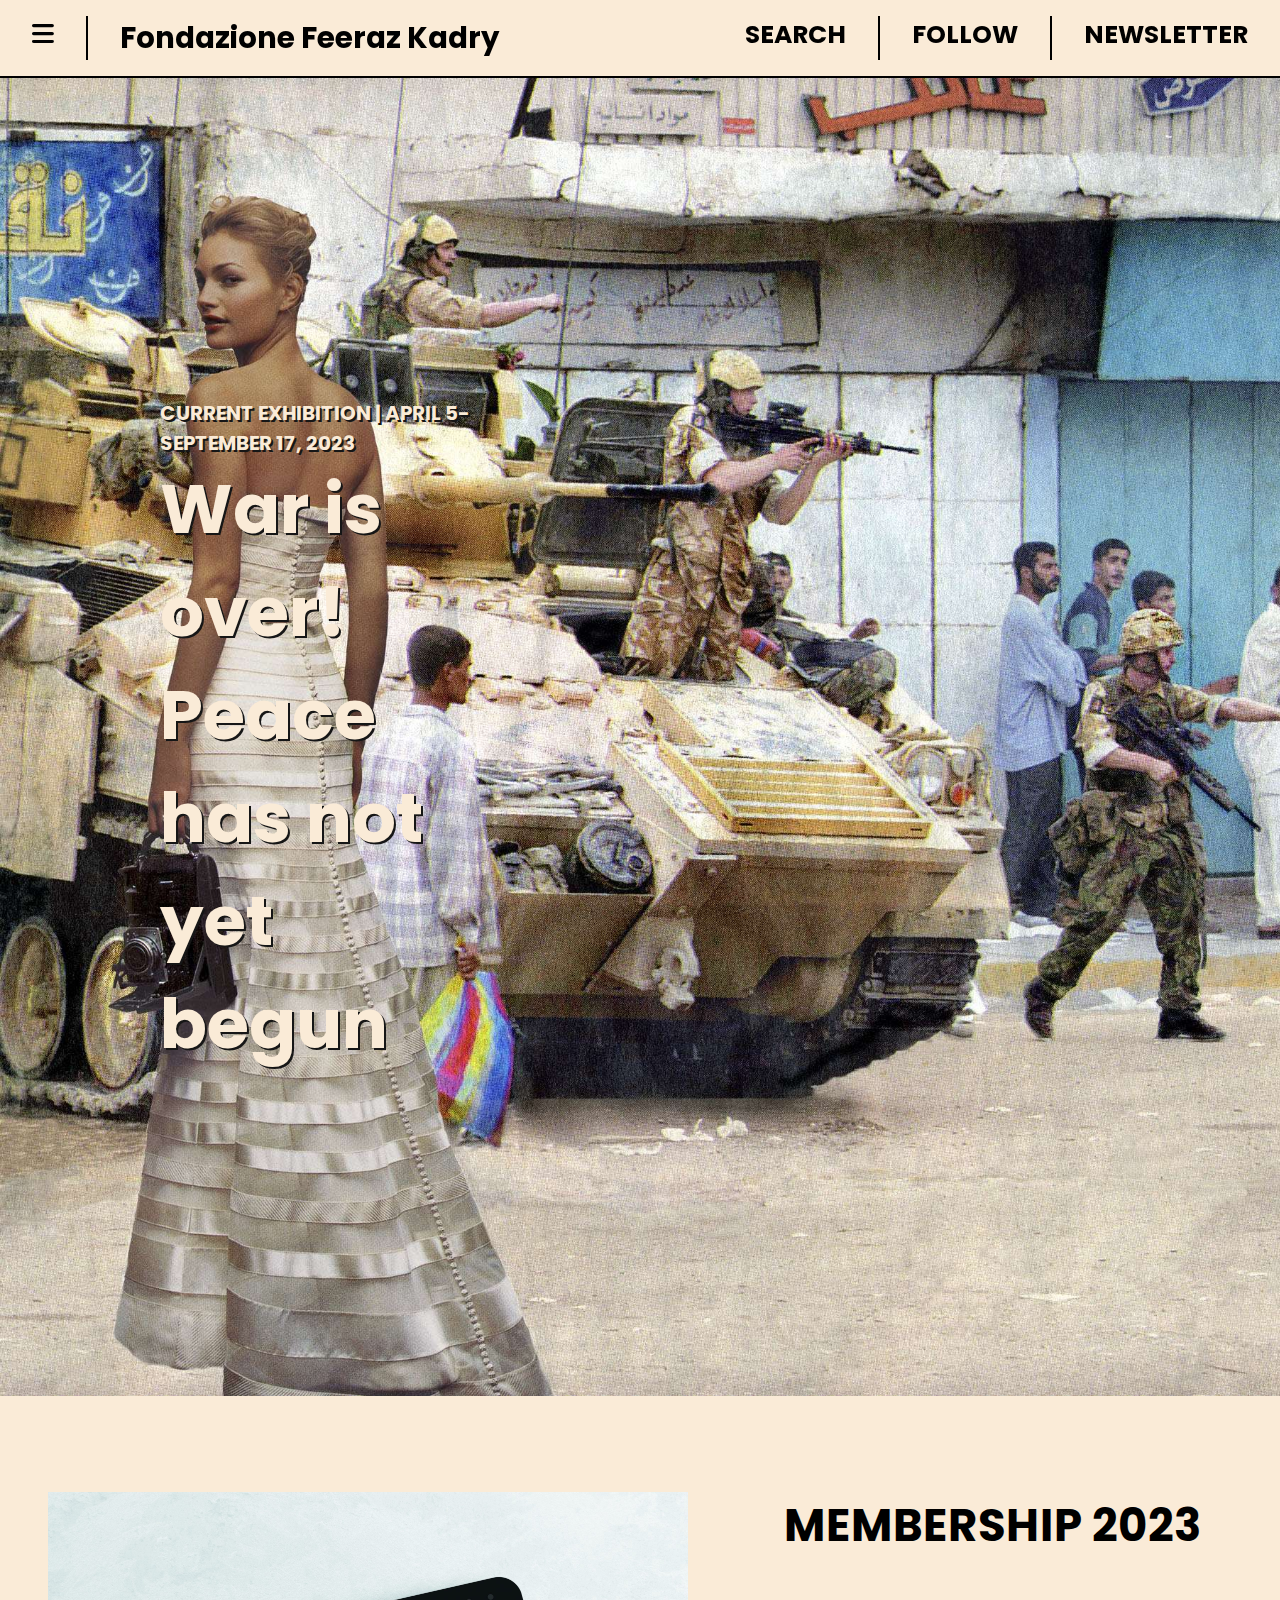
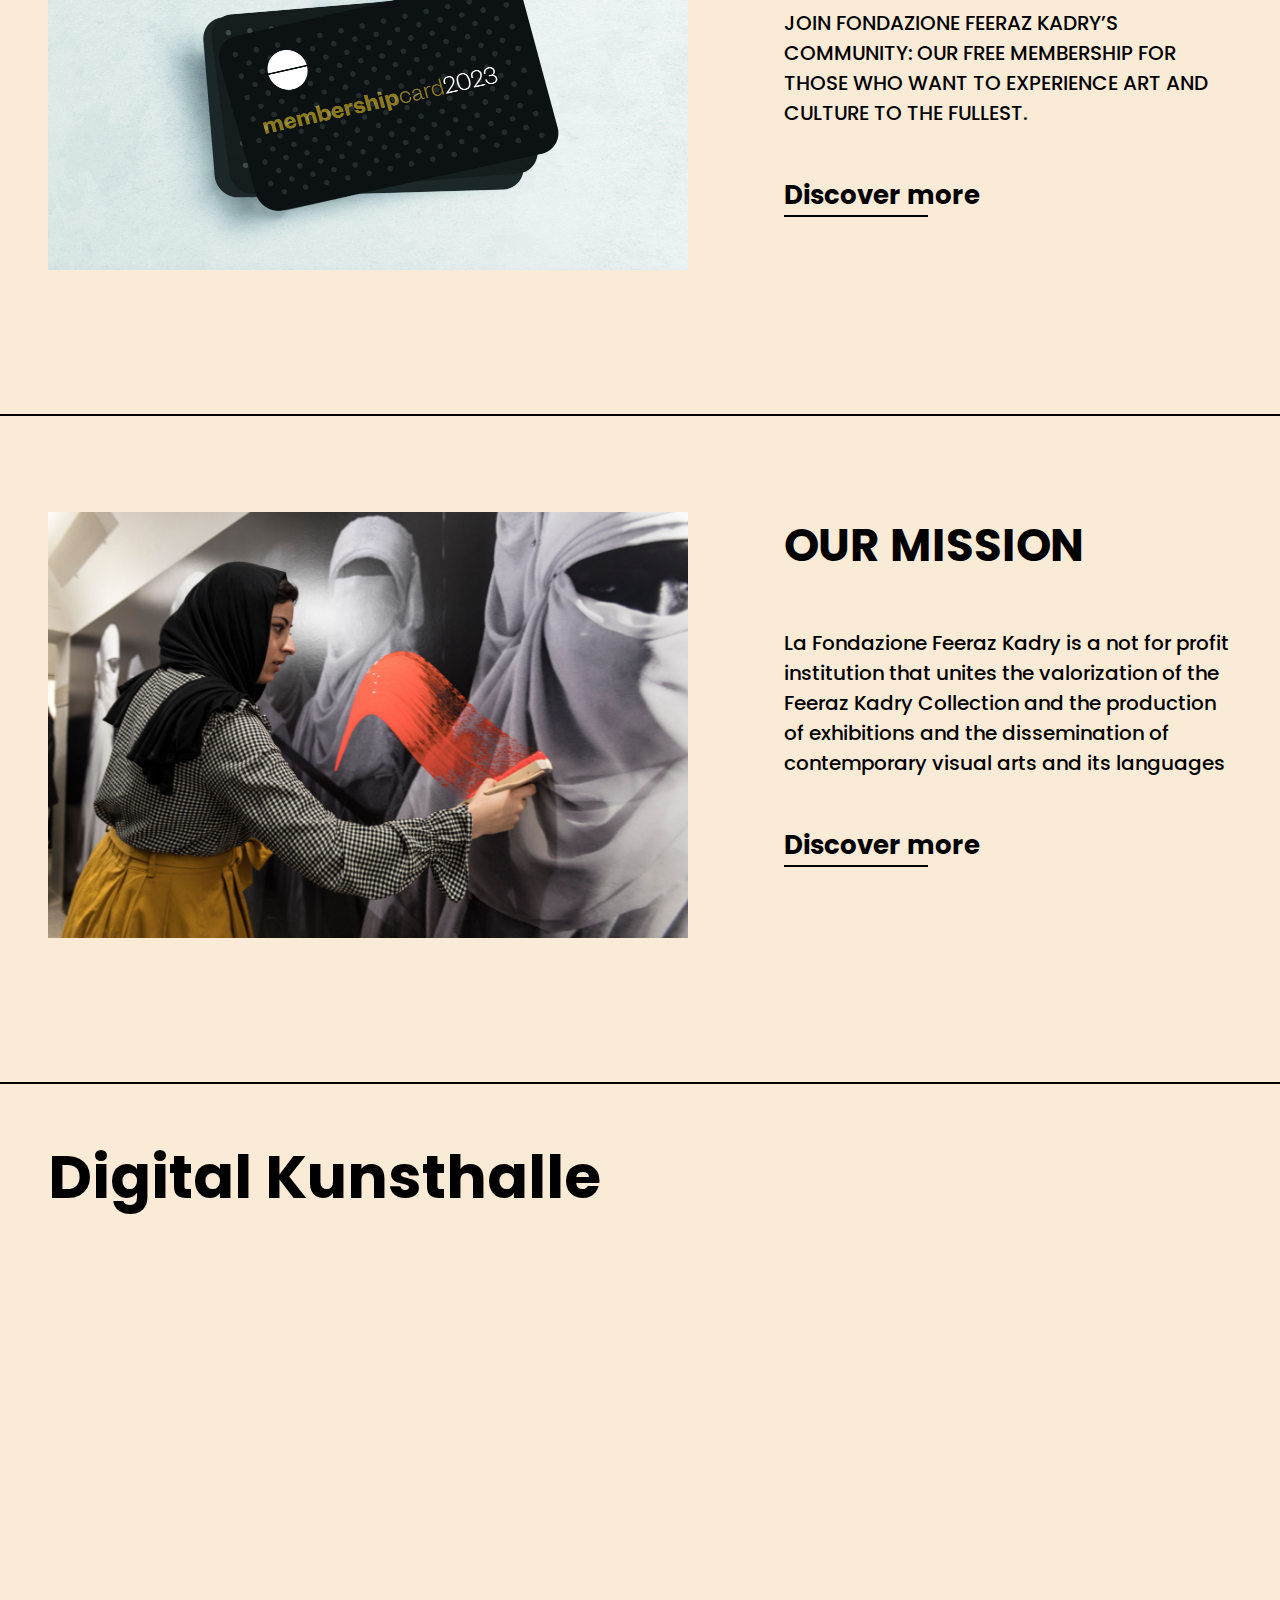
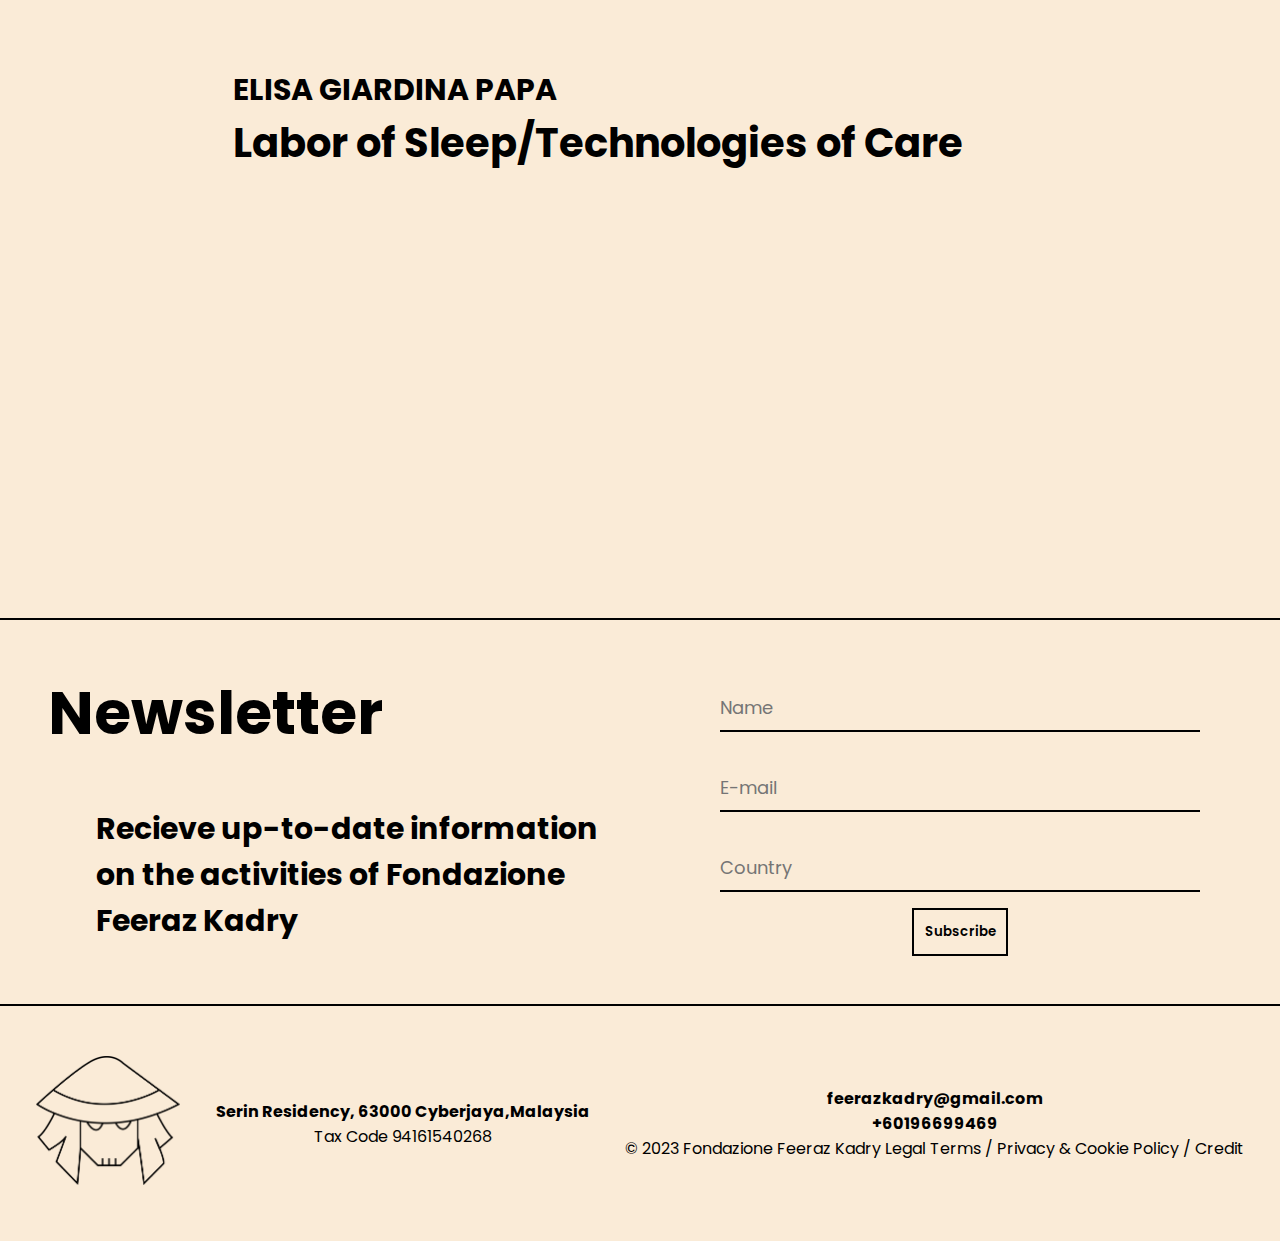
<file: index.html>
<!DOCTYPE html>
<html lang="en">
<head>
    <meta charset="UTF-8">
    <meta name="viewport" content="width=device-width, initial-scale=1.0">
    <title>Fondazione Feeraz Kadry</title>
    <link rel="stylesheet" href="style.css">
    <link rel="stylesheet" href="https://cdnjs.cloudflare.com/ajax/libs/font-awesome/6.4.0/css/all.min.css"/>
</head>
<body>

    <nav id="header">
        <div class="nav__menu">
            <a id="bar"><i class="fa-solid fa-bars"></i></a>
            <div id="subMenu">
                <a id="close"><i class="fa-solid fa-x"></i></a>
                <div class="topMenu">
                    <li><a href="project.html"><h3>Projects</h3></a></li>
                    <li><a href="gallerie.html"><h3>Events</h3></a></li>
                    <li><a href="about.html"><h3>About</h3></a></li>
                </div>
                <div class="bottomMenu">
                    <li><a href="project.html"><h4>Feeraz Kadry Collection</h4></a></li>
                    <li><a href="gallerie.html"><h4>Gallerie delle Prigioni</h4></a></li>
                </div>
                <div class="followMenu">
                    <a href=""><i class="fa-brands fa-linkedin"></i></a>
                    <a href=""><i class="fa-brands fa-github"></i></a>
                    <a href=""><i class="fa-brands fa-square-whatsapp"></i></a>
                </div>
            </div>
        </div>
        <div class="nav__title">
            <li><a href="index.html"><h3>Fondazione Feeraz Kadry</h3></a></li>
            <li><a href="search.html"><h4>SEARCH</h4></a></li>
        </div>
        <div class="nav__follow">
            <li><a><h4>FOLLOW</h4></a>
                <ul id="subFollow">
                    <li><a href=""><i class="fa-brands fa-linkedin"></i></a></li>
                    <li><a href=""><i class="fa-brands fa-github"></i></a></li>
                    <li><a href=""><i class="fa-brands fa-square-whatsapp"></i></a></li>
                </ul>
            </li>
        </div>
        <div class="nav__news">
            <li><a href="#newsletter"><h4>NEWSLETTER</h4></a></li>
        </div>
    </nav>
    
    <section id="cover">
        <a href="gallerie.html">
            <div class="coverTitle">
                <h4>CURRENT EXHIBITION | APRIL 5-SEPTEMBER 17, 2023</h4>
                <h1>War is over! Peace has not yet begun</h1>
            </div>  
        </a>
    </section>

    <section id="member">
        <img src="images/MembershipCard.jpg" />
        <div class="member__content">
            <h2>MEMBERSHIP 2023</h2>
            <p>JOIN FONDAZIONE FEERAZ KADRY’S COMMUNITY: OUR FREE MEMBERSHIP FOR THOSE WHO WANT TO EXPERIENCE ART AND CULTURE TO THE FULLEST.</p>
            <a href="member.html"><h4>Discover more</h4></a>
        </div>
    </section>

    <section id="member">
        <img src="images/mission.jpg" />
        <div class="member__content">
            <h2>OUR MISSION</h2>
            <p>La Fondazione Feeraz Kadry is a not for profit institution that unites the valorization of the Feeraz Kadry Collection and the production of exhibitions and the dissemination of contemporary visual arts and its languages</p>
            <a href="about.html"><h4>Discover more</h4></a>
        </div>
    </section>

    <section id="gif">
        <h1>Digital Kunsthalle</h1>
        <div class="gif__content">
            <h4>ELISA GIARDINA PAPA</h4>
            <h2>Labor of Sleep/Technologies of Care</h2>
        </div>
    </section>

    <section id="newsletter">
        <div class="newsTitle">
            <h1>Newsletter</h1>
            <h3>Recieve up-to-date information on the activities of Fondazione Feeraz Kadry</h3>
        </div>
        <div class="newsFrom">
            <input placeholder="Name"/>
            <input placeholder="E-mail"/>
            <input placeholder="Country"/>
            <button>Subscribe</button>
        </div>
    </section>

    <footer>
        <div class="footer__logo">
            <img src="images/logo.png"/>
        </div>
        <div class="footer__address">
            <h4>Serin Residency, 63000 Cyberjaya,Malaysia</h4>
            <p>Tax Code 94161540268</p>
        </div>
        <div class="footer__info">
            <h4>feerazkadry@gmail.com<br>+60196699469</h4>
            <p>© 2023 Fondazione Feeraz Kadry Legal Terms / Privacy & Cookie Policy / Credit</p>
        </div>
    </footer>

    <script src="collezione.js"></script>
</body>
</html>
</file>
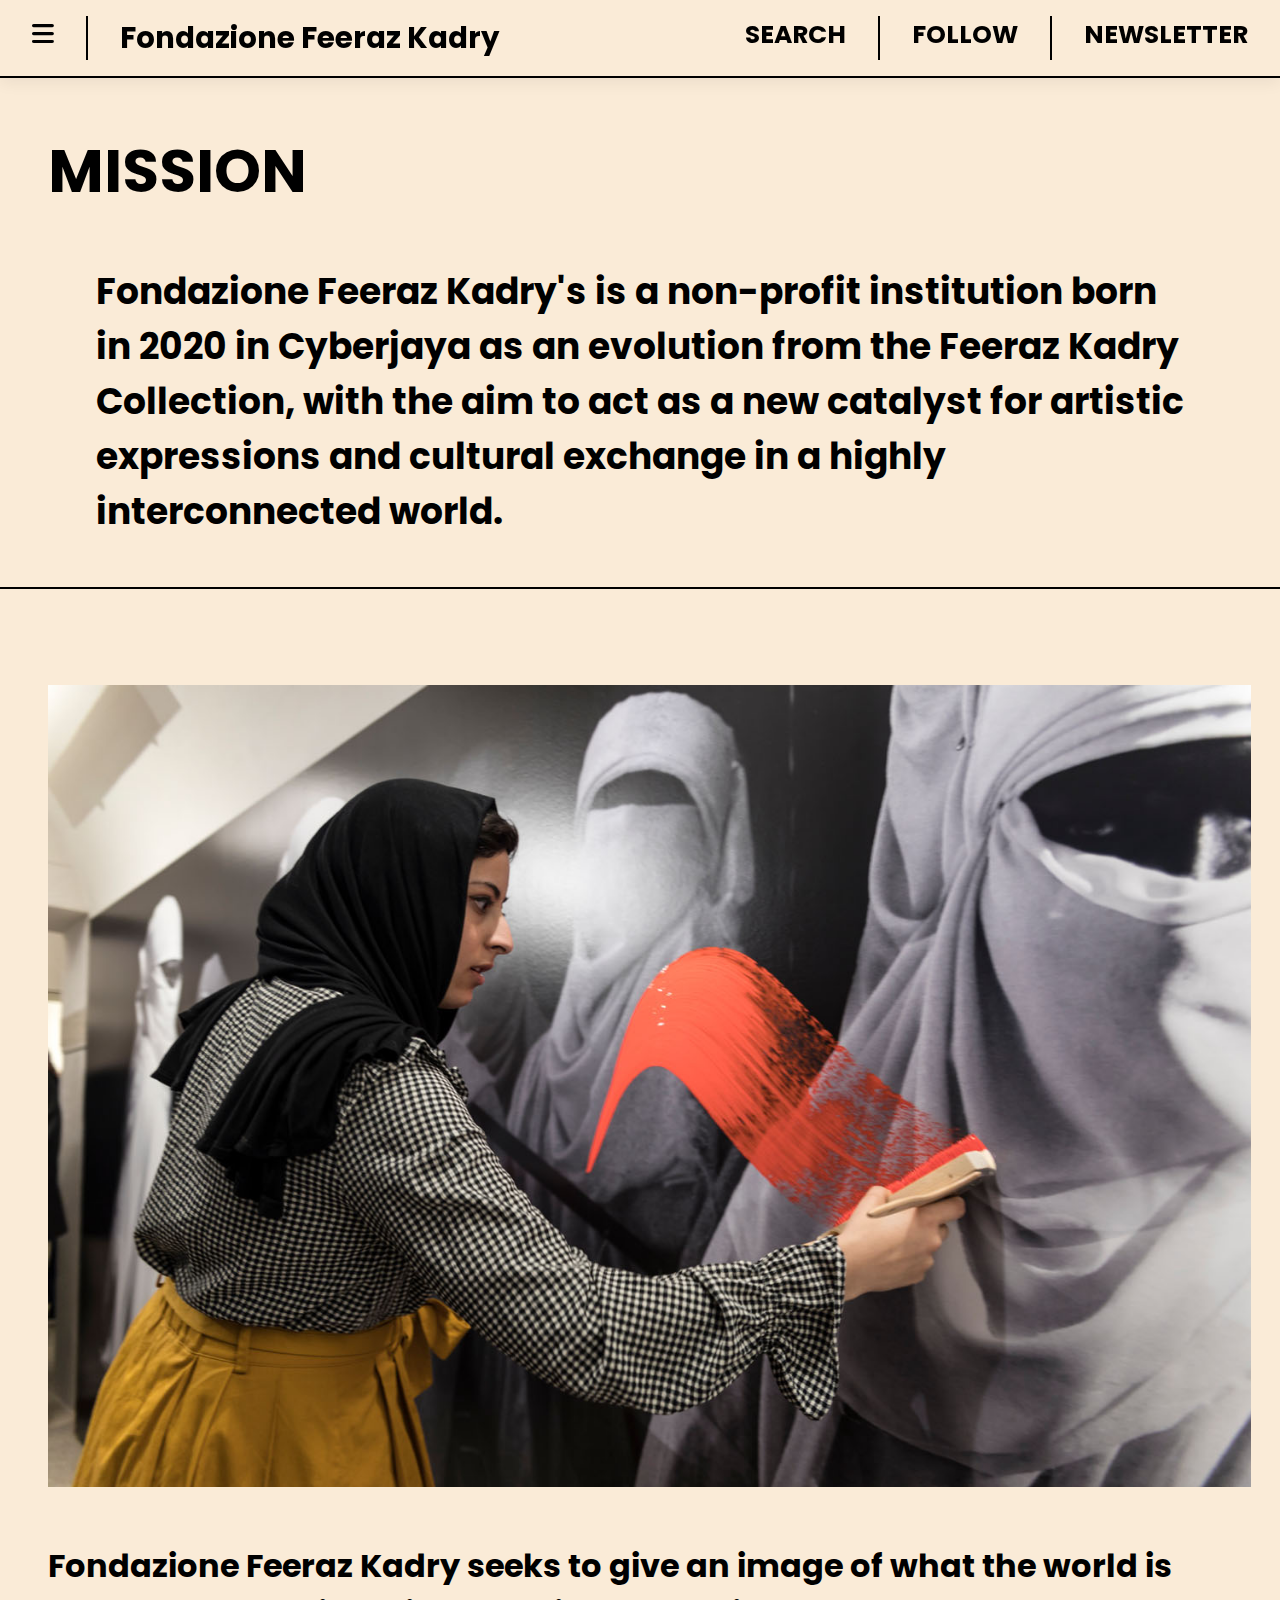
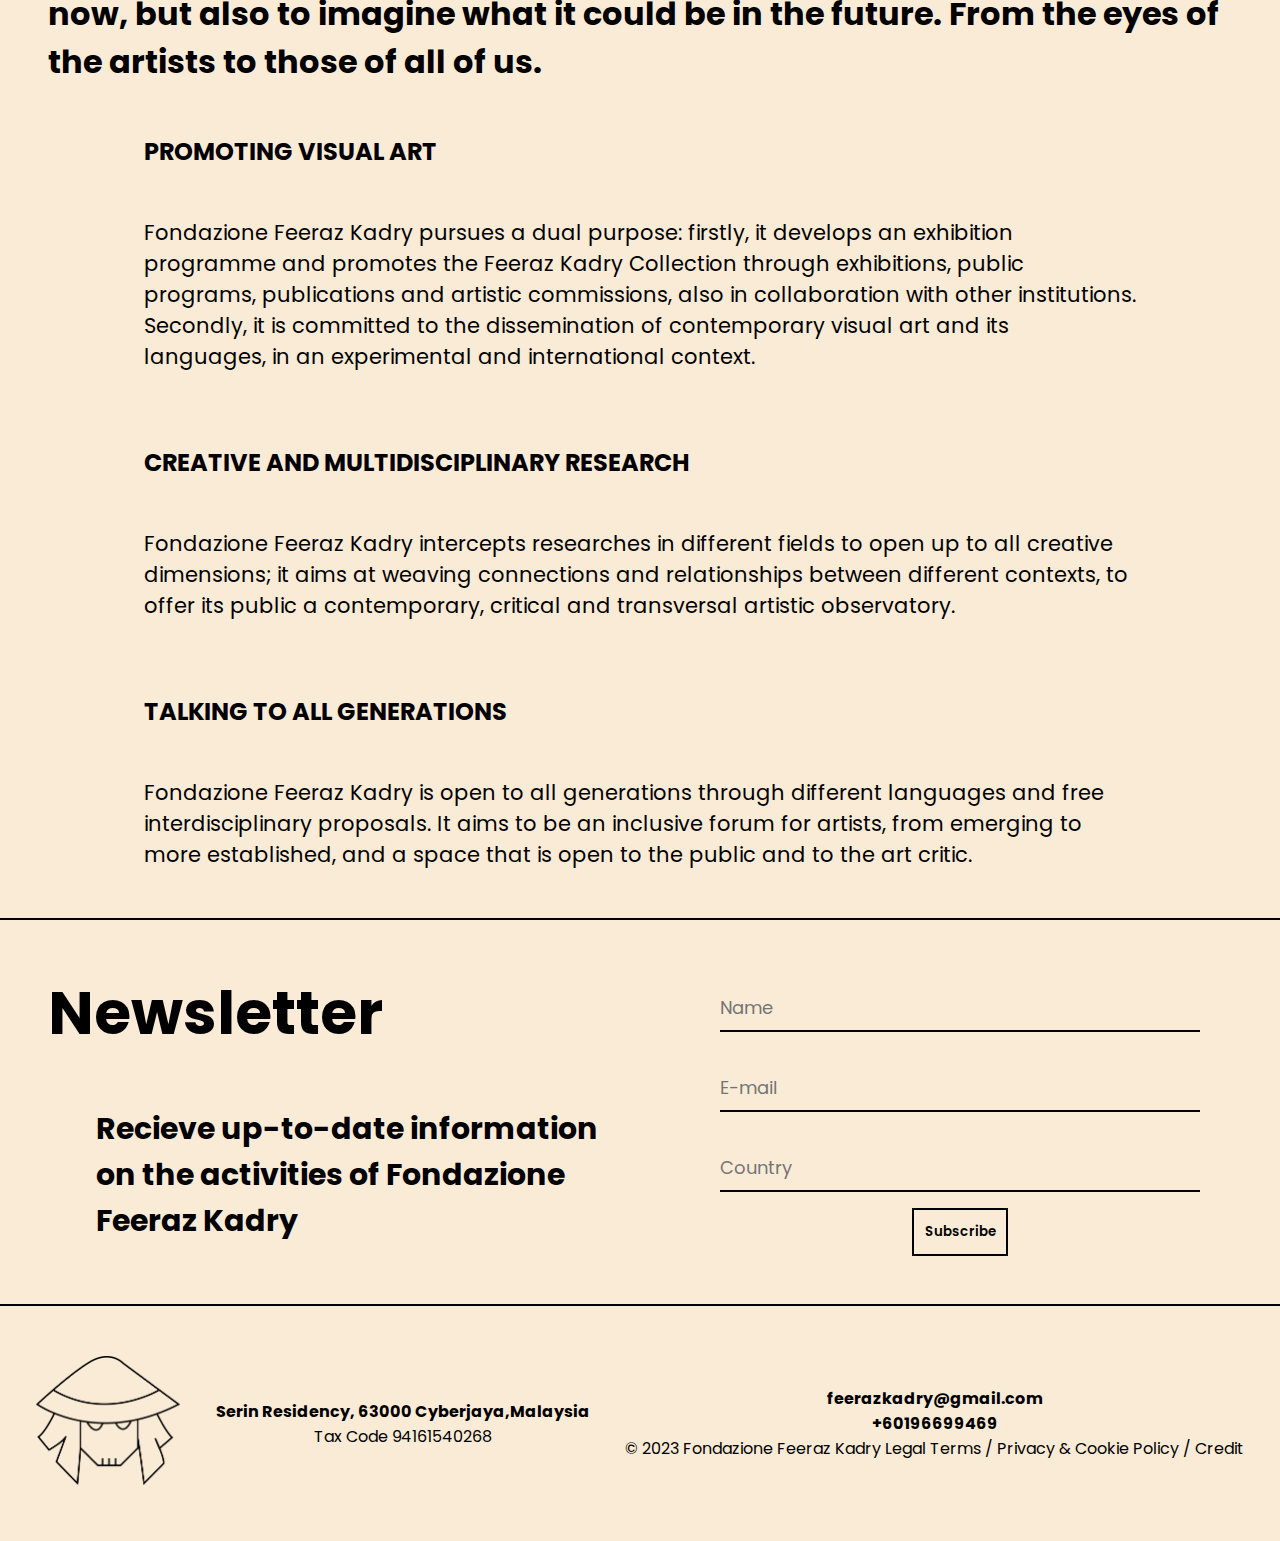
<file: about.html>
<!DOCTYPE html>
<html lang="en">
<head>
    <meta charset="UTF-8">
    <meta name="viewport" content="width=device-width, initial-scale=1.0">
    <title>Fondazione Feeraz Kadry</title>
    <link rel="stylesheet" href="style.css">
    <link rel="stylesheet" href="https://cdnjs.cloudflare.com/ajax/libs/font-awesome/6.4.0/css/all.min.css"/>
</head>
<body>

    <nav id="header">
        <div class="nav__menu">
            <a id="bar"><i class="fa-solid fa-bars"></i></a>
            <div id="subMenu">
                <a id="close"><i class="fa-solid fa-x"></i></a>
                <div class="topMenu">
                    <li><a href="project.html"><h3>Projects</h3></a></li>
                    <li><a href="gallerie.html"><h3>Events</h3></a></li>
                    <li><a href="about.html"><h3>About</h3></a></li>
                </div>
                <div class="bottomMenu">
                    <li><a href="project.html"><h4>Feeraz Kadry Collection</h4></a></li>
                    <li><a href="gallerie.html"><h4>Gallerie delle Prigioni</h4></a></li>
                </div>
                <div class="followMenu">
                    <a href=""><i class="fa-brands fa-linkedin"></i></a>
                    <a href=""><i class="fa-brands fa-github"></i></a>
                    <a href=""><i class="fa-brands fa-square-whatsapp"></i></a>
                </div>
            </div>
        </div>
        <div class="nav__title">
            <li><a href="index.html"><h3>Fondazione Feeraz Kadry</h3></a></li>
            <li><a href="search.html"><h4>SEARCH</h4></a></li>
        </div>
        <div class="nav__follow">
            <li><a><h4>FOLLOW</h4></a>
                <ul id="subFollow">
                    <li><a href=""><i class="fa-brands fa-linkedin"></i></a></li>
                    <li><a href=""><i class="fa-brands fa-github"></i></a></li>
                    <li><a href=""><i class="fa-brands fa-square-whatsapp"></i></a></li>
                </ul>
            </li>
        </div>
        <div class="nav__news">
            <li><a href="#newsletter"><h4>NEWSLETTER</h4></a></li>
        </div>
    </nav>

    <div class="member__title">
        <h1>MISSION</h1>
        <h3>Fondazione Feeraz Kadry's is a non-profit institution born in 2020 in Cyberjaya as an evolution from the Feeraz Kadry Collection, with the aim to act as a new catalyst for artistic expressions and cultural exchange in a highly interconnected world.</h3>
    </div>

    <div class="member__items">
        <img src="images/mission.jpg"/>
        <h1>Fondazione Feeraz Kadry seeks to give an image of what the world is now, but also to imagine what it could be in the future. From the eyes of the artists to those of all of us.</h1>
        <h2>PROMOTING VISUAL ART</h2>
        <p>Fondazione Feeraz Kadry pursues a dual purpose: firstly, it develops an exhibition programme and promotes the Feeraz Kadry Collection through exhibitions, public programs, publications and artistic commissions, also in collaboration with other institutions. Secondly, it is committed to the dissemination of contemporary visual art and its languages, in an experimental and international context.</p>
        <br>
        <h2>CREATIVE AND MULTIDISCIPLINARY RESEARCH</h2>
        <p>Fondazione Feeraz Kadry intercepts researches in different fields to open up to all creative dimensions; it aims at weaving connections and relationships between different contexts, to offer its public a contemporary, critical and transversal artistic observatory.</p>
        <br>
        <h2>TALKING TO ALL GENERATIONS</h2>
        <p>Fondazione Feeraz Kadry is open to all generations through different languages and free interdisciplinary proposals. It aims to be an inclusive forum for artists, from emerging to more established, and a space that is open to the public and to the art critic.</p>
    </div>

    <section id="newsletter">
        <div class="newsTitle">
            <h1>Newsletter</h1>
            <h3>Recieve up-to-date information on the activities of Fondazione Feeraz Kadry</h3>
        </div>
        <div class="newsFrom">
            <input placeholder="Name"/>
            <input placeholder="E-mail"/>
            <input placeholder="Country"/>
            <button>Subscribe</button>
        </div>
    </section>

    <footer>
        <div class="footer__logo">
            <img src="images/logo.png"/>
        </div>
        <div class="footer__address">
            <h4>Serin Residency, 63000 Cyberjaya,Malaysia</h4>
            <p>Tax Code 94161540268</p>
        </div>
        <div class="footer__info">
            <h4>feerazkadry@gmail.com<br>+60196699469</h4>
            <p>© 2023 Fondazione Feeraz Kadry Legal Terms / Privacy & Cookie Policy / Credit</p>
        </div>
    </footer>

    <script src="collezione.js"></script>
</body>
</html>
</file>
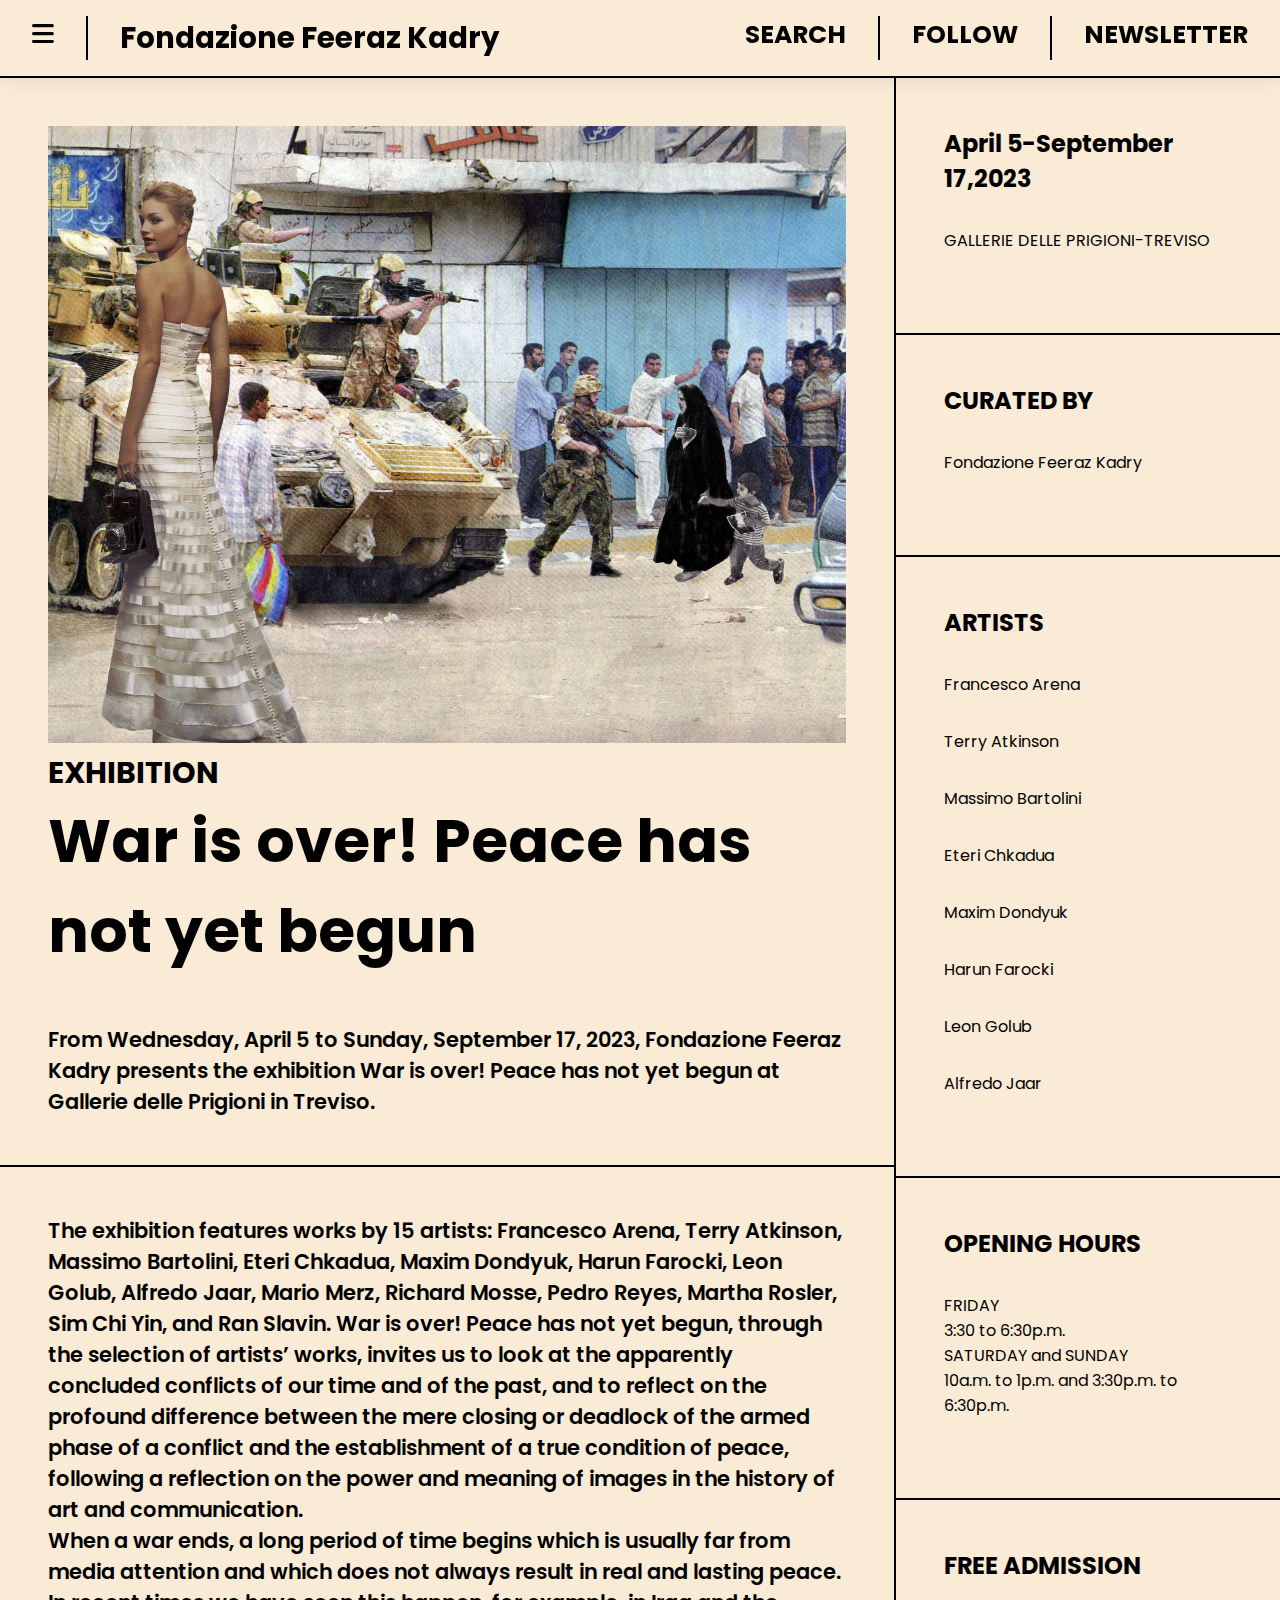
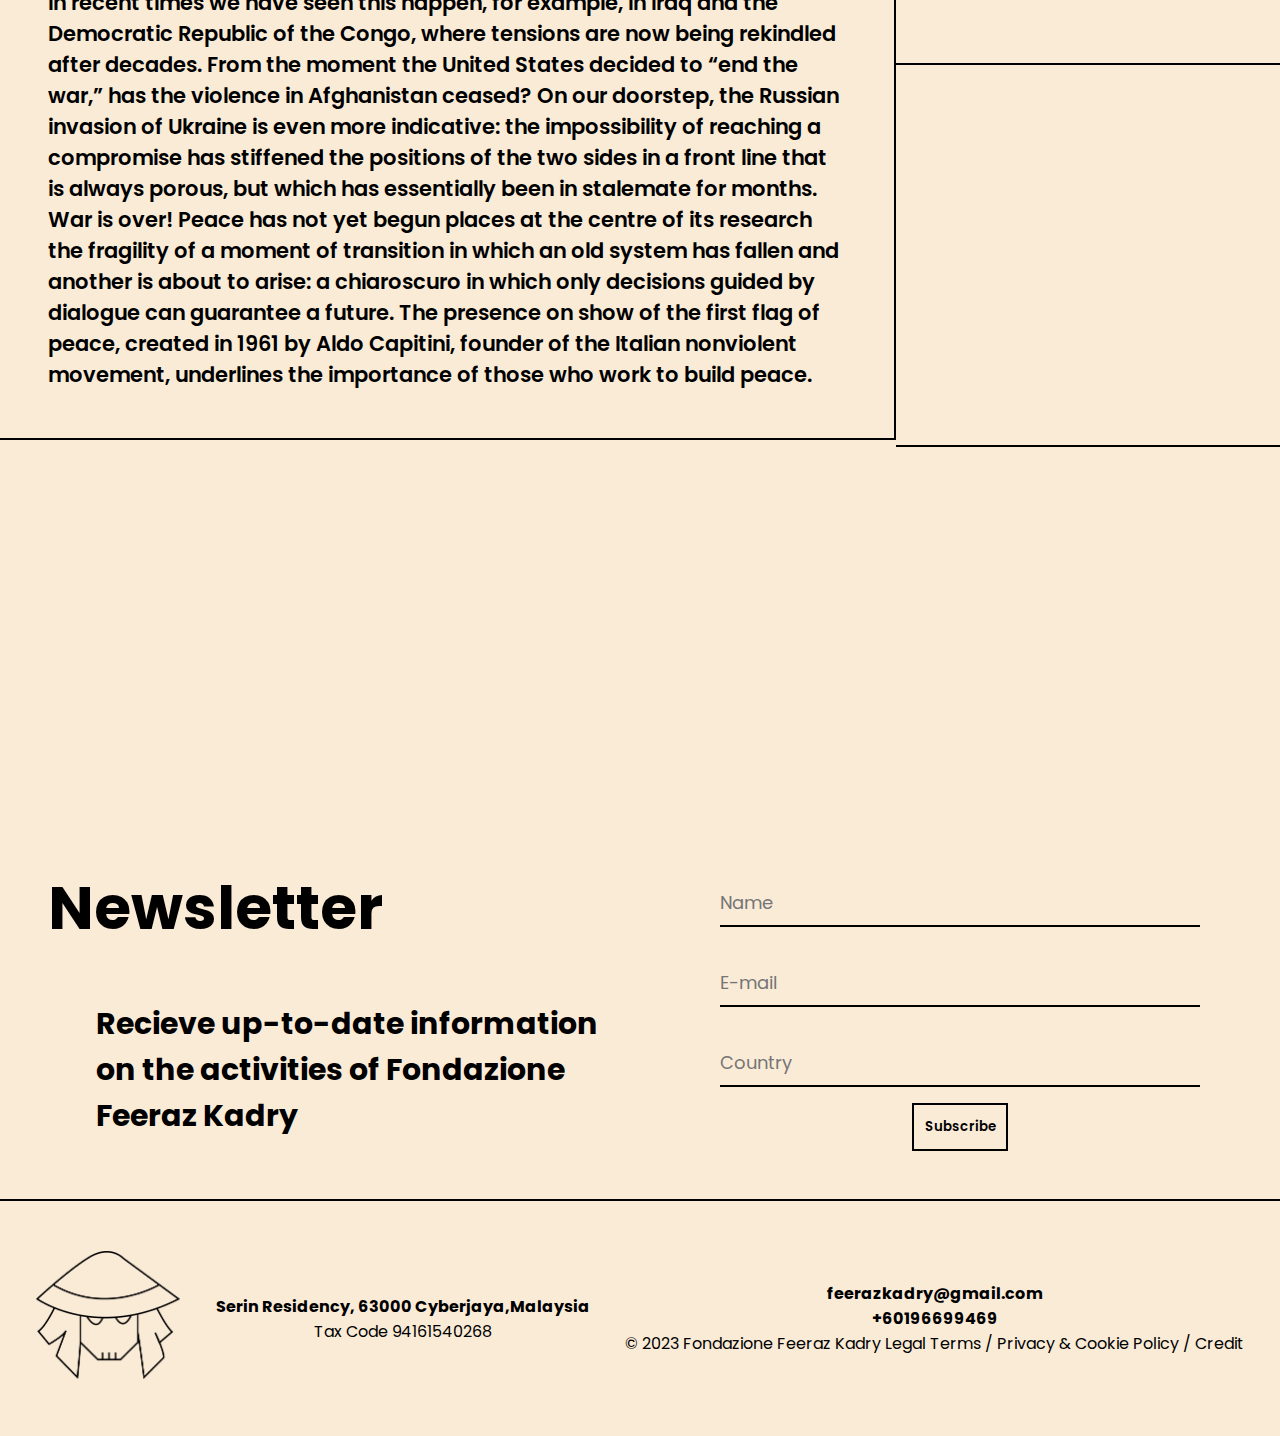
<file: gallerie.html>
<!DOCTYPE html>
<html lang="en">
<head>
    <meta charset="UTF-8">
    <meta name="viewport" content="width=device-width, initial-scale=1.0">
    <title>Fondazione Feeraz Kadry</title>
    <link rel="stylesheet" href="style.css">
    <link rel="stylesheet" href="https://cdnjs.cloudflare.com/ajax/libs/font-awesome/6.4.0/css/all.min.css"/>
</head>
<body>

    <nav id="header">
        <div class="nav__menu">
            <a id="bar"><i class="fa-solid fa-bars"></i></a>
            <div id="subMenu">
                <a id="close"><i class="fa-solid fa-x"></i></a>
                <div class="topMenu">
                    <li><a href="project.html"><h3>Projects</h3></a></li>
                    <li><a href="gallerie.html"><h3>Events</h3></a></li>
                    <li><a href="about.html"><h3>About</h3></a></li>
                </div>
                <div class="bottomMenu">
                    <li><a href="project.html"><h4>Feeraz Kadry Collection</h4></a></li>
                    <li><a href="gallerie.html"><h4>Gallerie delle Prigioni</h4></a></li>
                </div>
                <div class="followMenu">
                    <a href=""><i class="fa-brands fa-linkedin"></i></a>
                    <a href=""><i class="fa-brands fa-github"></i></a>
                    <a href=""><i class="fa-brands fa-square-whatsapp"></i></a>
                </div>
            </div>
        </div>
        <div class="nav__title">
            <li><a href="index.html"><h3>Fondazione Feeraz Kadry</h3></a></li>
            <li><a href="search.html"><h4>SEARCH</h4></a></li>
        </div>
        <div class="nav__follow">
            <li><a><h4>FOLLOW</h4></a>
                <ul id="subFollow">
                    <li><a href=""><i class="fa-brands fa-linkedin"></i></a></li>
                    <li><a href=""><i class="fa-brands fa-github"></i></a></li>
                    <li><a href=""><i class="fa-brands fa-square-whatsapp"></i></a></li>
                </ul>
            </li>
        </div>
        <div class="nav__news">
            <li><a href="#newsletter"><h4>NEWSLETTER</h4></a></li>
        </div>
    </nav>

    <div class="gallerie__container">
        <div class="gallerie__parts">
            <div class="part__1">
                <div class="part__1__1">
                    <img src="images/MR1003-01-1.jpg" />
                    <h3>EXHIBITION</h3>
                    <h1>War is over! Peace has not yet begun</h1>
                    <p>From Wednesday, April 5 to Sunday, September 17, 2023, Fondazione Feeraz Kadry presents the exhibition War is over! Peace has not yet begun at Gallerie delle Prigioni in Treviso.</p>
                </div>
                <div class="part__1__1">
                    <p>The exhibition features works by 15 artists: Francesco Arena, Terry Atkinson, Massimo Bartolini, Eteri Chkadua, Maxim Dondyuk, Harun Farocki, Leon Golub, Alfredo Jaar, Mario Merz, Richard Mosse, Pedro Reyes, Martha Rosler, Sim Chi Yin, and Ran Slavin. War is over! Peace has not yet begun, through the selection of artists’ works, invites us to look at the apparently concluded conflicts of our time and of the past, and to reflect on the profound difference between the mere closing or deadlock of the armed phase of a conflict and the establishment of a true condition of peace, following a reflection on the power and meaning of images in the history of art and communication.<br>When a war ends, a long period of time begins which is usually far from media attention and which does not always result in real and lasting peace. In recent times we have seen this happen, for example, in Iraq and the Democratic Republic of the Congo, where tensions are now being rekindled after decades. From the moment the United States decided to “end the war,” has the violence in Afghanistan ceased? On our doorstep, the Russian invasion of Ukraine is even more indicative: the impossibility of reaching a compromise has stiffened the positions of the two sides in a front line that is always porous, but which has essentially been in stalemate for months.<br>War is over! Peace has not yet begun places at the centre of its research the fragility of a moment of transition in which an old system has fallen and another is about to arise: a chiaroscuro in which only decisions guided by dialogue can guarantee a future. The presence on show of the first flag of peace, created in 1961 by Aldo Capitini, founder of the Italian nonviolent movement, underlines the importance of those who work to build peace.</p>
                </div>
            </div>
            <div class="part__2">
                <div class="part__2__1">
                    <h2>April 5-September 17,2023</h2>
                    <p>GALLERIE DELLE PRIGIONI-TREVISO</p>
                </div>
                <div class="part__2__1">
                    <h2>CURATED BY</h2>
                    <p>Fondazione Feeraz Kadry</p>
                </div>
                <div class="part__2__1">
                    <h2>ARTISTS</h2>
                    <p>Francesco Arena</p>
                    <p>Terry Atkinson</p>
                    <p>Massimo Bartolini</p>
                    <p>Eteri Chkadua</p>
                    <p>Maxim Dondyuk</p>
                    <p>Harun Farocki</p>
                    <p>Leon Golub</p>
                    <p>Alfredo Jaar</p>
                </div>
                <div class="part__2__1">
                    <h2>OPENING HOURS</h2>
                    <p>FRIDAY<br>3:30 to 6:30p.m.<br>SATURDAY and SUNDAY<br>10a.m. to 1p.m. and 3:30p.m. to 6:30p.m.</p>
                </div>
                <div class="part__2__1">
                    <h2>FREE ADMISSION</h2>
                </div>
                <div class="part__2__spacer">
                    <h2> </h2>
                </div>
            </div>
        </div>
    </div>


    <section id="newsletter">
        <div class="newsTitle">
            <h1>Newsletter</h1>
            <h3>Recieve up-to-date information on the activities of Fondazione Feeraz Kadry</h3>
        </div>
        <div class="newsFrom">
            <input placeholder="Name"/>
            <input placeholder="E-mail"/>
            <input placeholder="Country"/>
            <button>Subscribe</button>
        </div>
    </section>

    <footer>
        <div class="footer__logo">
            <img src="images/logo.png"/>
        </div>
        <div class="footer__address">
            <h4>Serin Residency, 63000 Cyberjaya,Malaysia</h4>
            <p>Tax Code 94161540268</p>
        </div>
        <div class="footer__info">
            <h4>feerazkadry@gmail.com<br>+60196699469</h4>
            <p>© 2023 Fondazione Feeraz Kadry Legal Terms / Privacy & Cookie Policy / Credit</p>
        </div>
    </footer>

    <script src="collezione.js"></script>
</body>
</html>
</file>
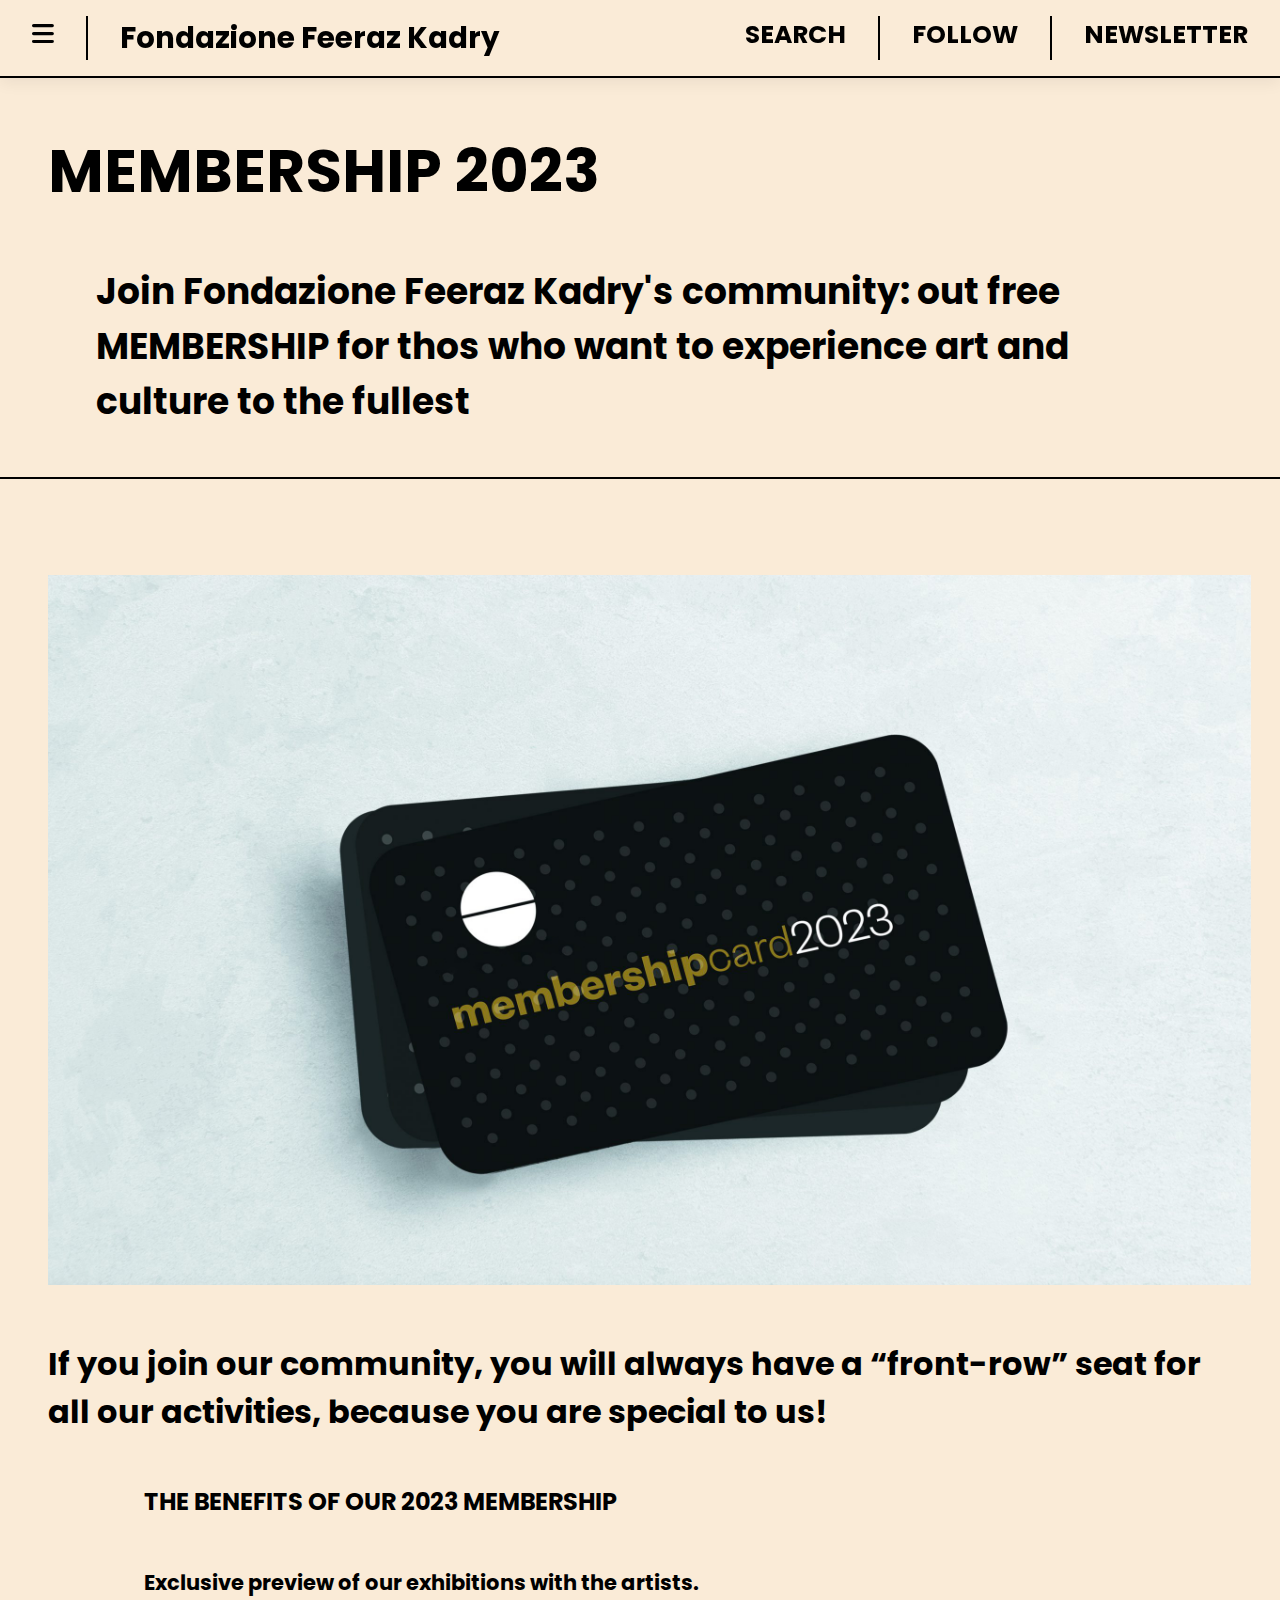
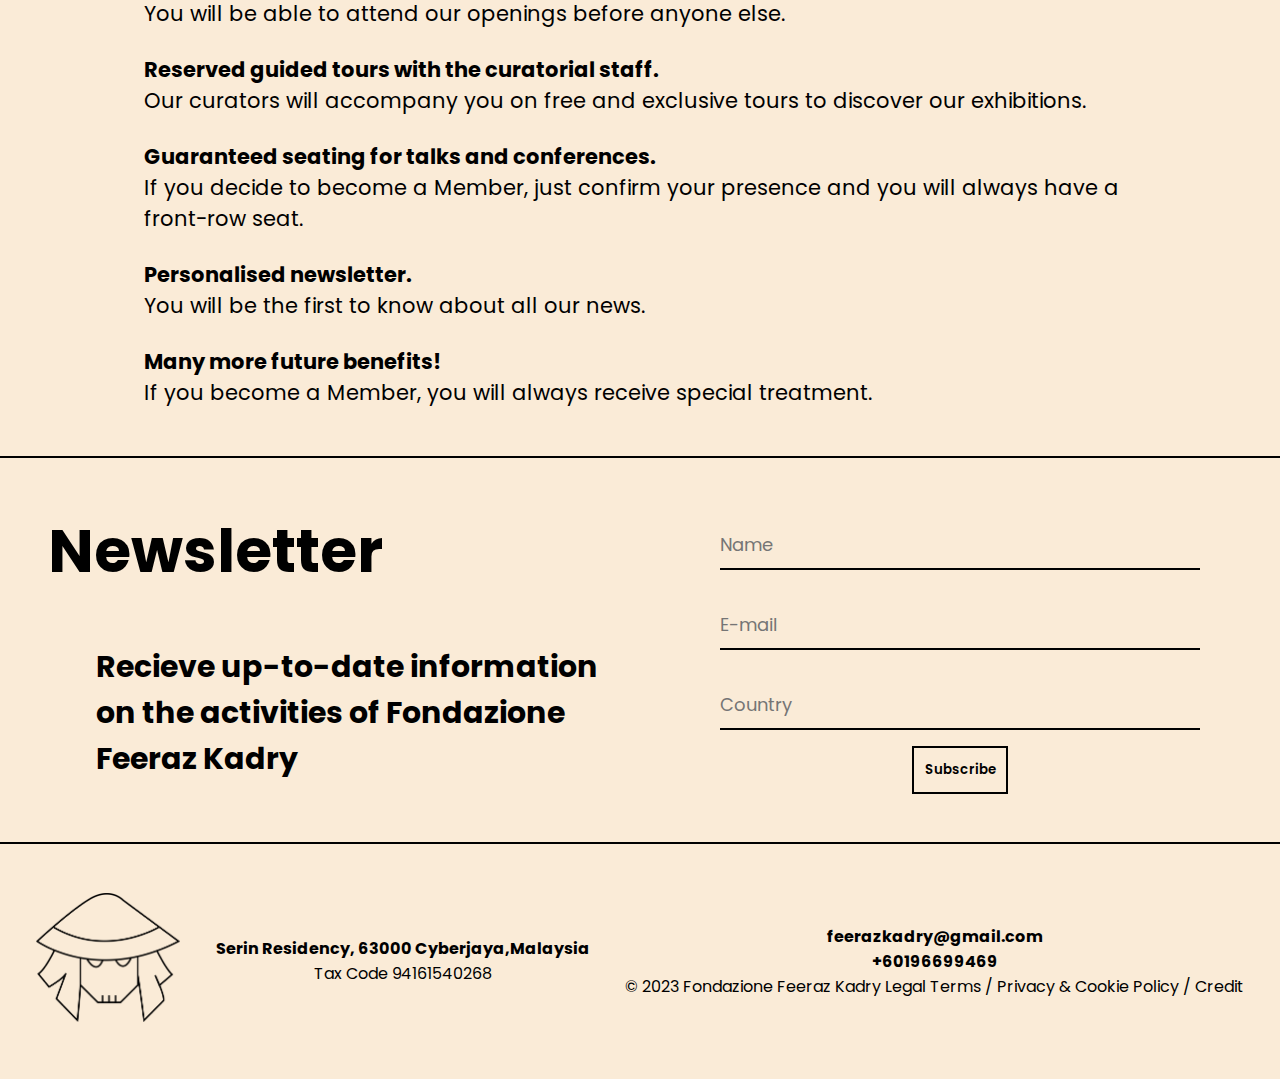
<file: member.html>
<!DOCTYPE html>
<html lang="en">
<head>
    <meta charset="UTF-8">
    <meta name="viewport" content="width=device-width, initial-scale=1.0">
    <title>Fondazione Feeraz Kadry</title>
    <link rel="stylesheet" href="style.css">
    <link rel="stylesheet" href="https://cdnjs.cloudflare.com/ajax/libs/font-awesome/6.4.0/css/all.min.css"/>
</head>
<body>

    <nav id="header">
        <div class="nav__menu">
            <a id="bar"><i class="fa-solid fa-bars"></i></a>
            <div id="subMenu">
                <a id="close"><i class="fa-solid fa-x"></i></a>
                <div class="topMenu">
                    <li><a href="project.html"><h3>Projects</h3></a></li>
                    <li><a href="gallerie.html"><h3>Events</h3></a></li>
                    <li><a href="about.html"><h3>About</h3></a></li>
                </div>
                <div class="bottomMenu">
                    <li><a href="project.html"><h4>Feeraz Kadry Collection</h4></a></li>
                    <li><a href="gallerie.html"><h4>Gallerie delle Prigioni</h4></a></li>
                </div>
                <div class="followMenu">
                    <a href=""><i class="fa-brands fa-linkedin"></i></a>
                    <a href=""><i class="fa-brands fa-github"></i></a>
                    <a href=""><i class="fa-brands fa-square-whatsapp"></i></a>
                </div>
            </div>
        </div>
        <div class="nav__title">
            <li><a href="index.html"><h3>Fondazione Feeraz Kadry</h3></a></li>
            <li><a href="search.html"><h4>SEARCH</h4></a></li>
        </div>
        <div class="nav__follow">
            <li><a><h4>FOLLOW</h4></a>
                <ul id="subFollow">
                    <li><a href=""><i class="fa-brands fa-linkedin"></i></a></li>
                    <li><a href=""><i class="fa-brands fa-github"></i></a></li>
                    <li><a href=""><i class="fa-brands fa-square-whatsapp"></i></a></li>
                </ul>
            </li>
        </div>
        <div class="nav__news">
            <li><a href="#newsletter"><h4>NEWSLETTER</h4></a></li>
        </div>
    </nav>

    <div class="member__title">
        <h1>MEMBERSHIP 2023</h1>
        <h3>Join Fondazione Feeraz Kadry's community: out free MEMBERSHIP for thos who want to experience art and culture to the fullest</h3>
    </div>

    <div class="member__items">
        <img src="images/MembershipCard.jpg"/>
        <h1>If you join our community, you will always have a “front-row” seat for all our activities, because you are special to us!</h1>
        <h2>THE BENEFITS OF OUR 2023 MEMBERSHIP</h2>
        <h3>Exclusive preview of our exhibitions with the artists.</h3>
        <p>You will be able to attend our openings before anyone else.</p>
        <br>
        <h3>Reserved guided tours with the curatorial staff.</h3>
        <p>Our curators will accompany you on free and exclusive tours to discover our exhibitions.</p>
        <br>
        <h3>Guaranteed seating for talks and conferences.</h3>
        <p>If you decide to become a Member, just confirm your presence and you will always have a front-row seat.</p>
        <br>
        <h3>Personalised newsletter.</h3>
        <p>You will be the first to know about all our news.</p>
        <br>
        <h3>Many more future benefits!</h3>
        <p>If you become a Member, you will always receive special treatment.</p>
    </div>

    <section id="newsletter">
        <div class="newsTitle">
            <h1>Newsletter</h1>
            <h3>Recieve up-to-date information on the activities of Fondazione Feeraz Kadry</h3>
        </div>
        <div class="newsFrom">
            <input placeholder="Name"/>
            <input placeholder="E-mail"/>
            <input placeholder="Country"/>
            <button>Subscribe</button>
        </div>
    </section>

    <footer>
        <div class="footer__logo">
            <img src="images/logo.png"/>
        </div>
        <div class="footer__address">
            <h4>Serin Residency, 63000 Cyberjaya,Malaysia</h4>
            <p>Tax Code 94161540268</p>
        </div>
        <div class="footer__info">
            <h4>feerazkadry@gmail.com<br>+60196699469</h4>
            <p>© 2023 Fondazione Feeraz Kadry Legal Terms / Privacy & Cookie Policy / Credit</p>
        </div>
    </footer>

    <script src="collezione.js"></script>
</body>
</html>
</file>
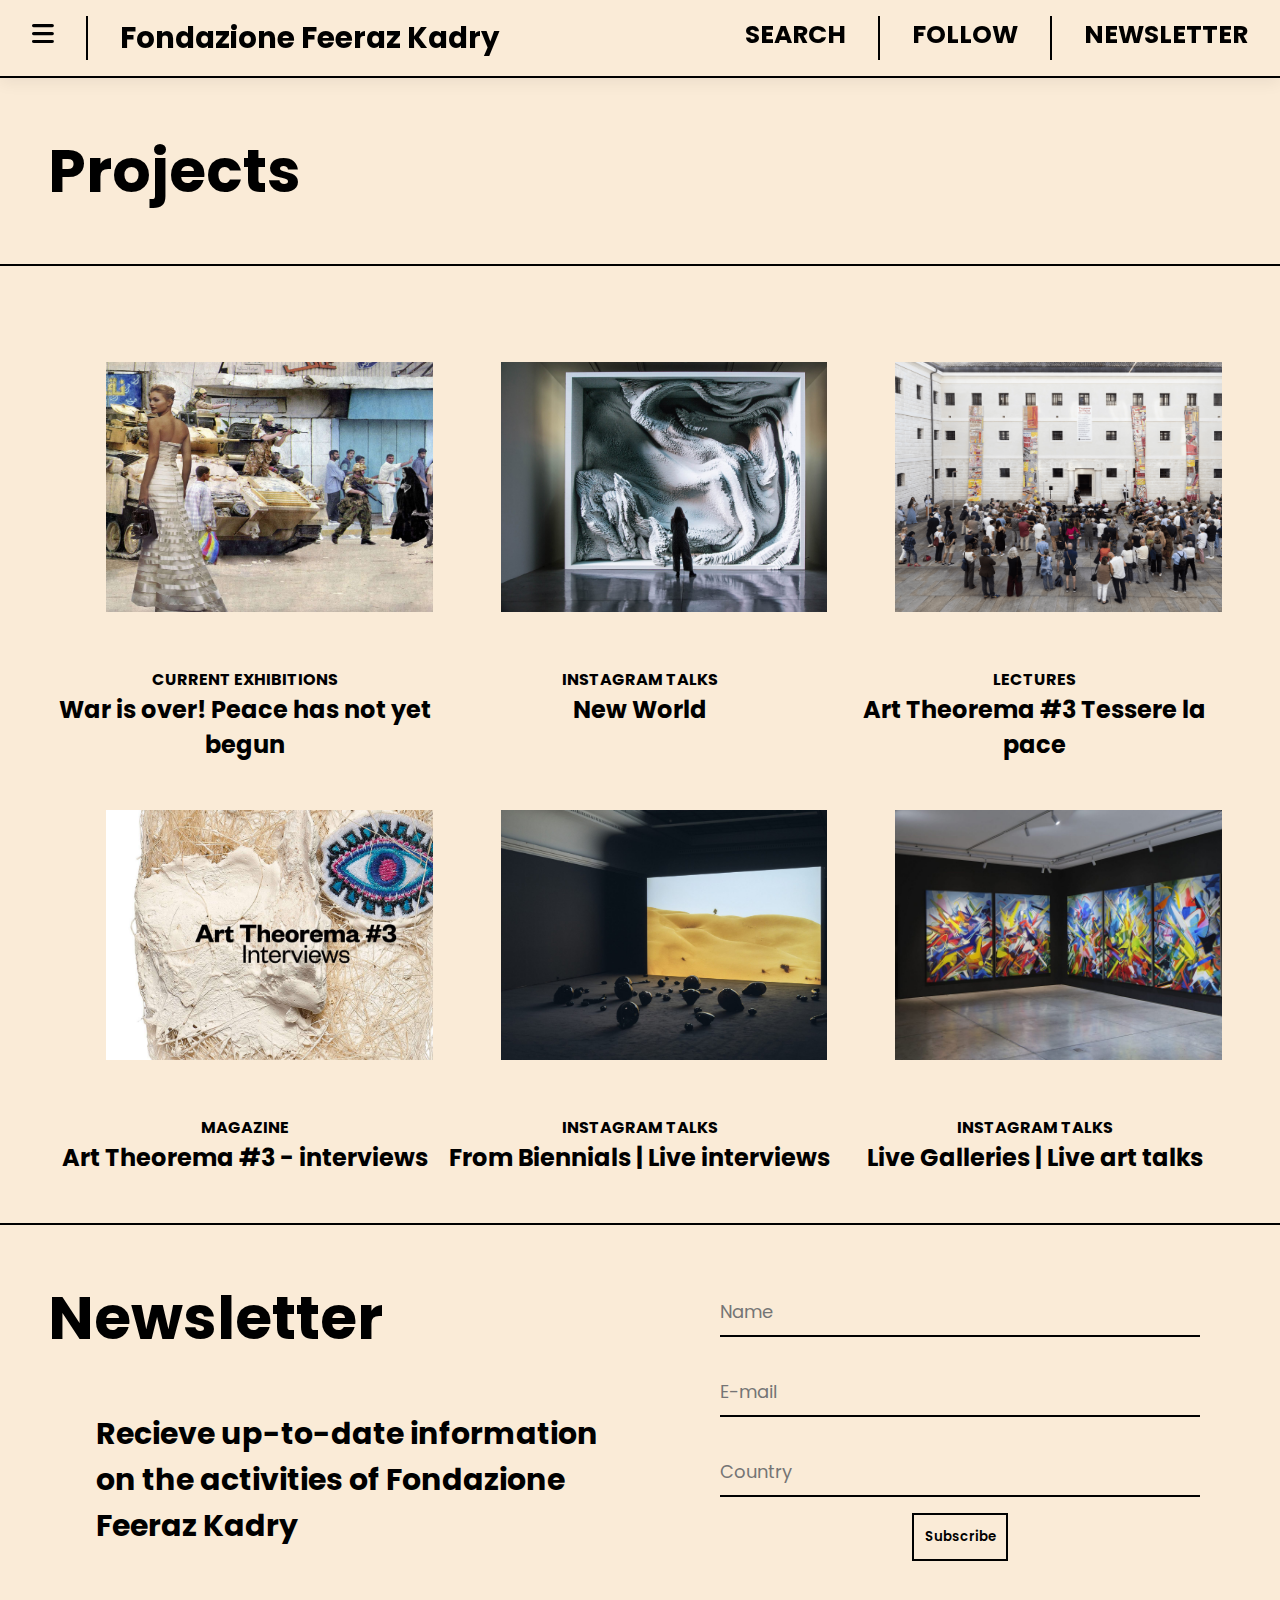
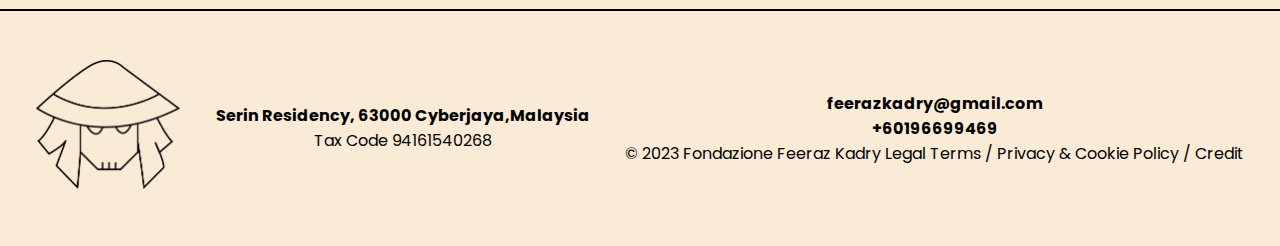
<file: project.html>
<!DOCTYPE html>
<html lang="en">
<head>
    <meta charset="UTF-8">
    <meta name="viewport" content="width=device-width, initial-scale=1.0">
    <title>Fondazione Feeraz Kadry</title>
    <link rel="stylesheet" href="style.css">
    <link rel="stylesheet" href="https://cdnjs.cloudflare.com/ajax/libs/font-awesome/6.4.0/css/all.min.css"/>
</head>
<body>

    <nav id="header">
        <div class="nav__menu">
            <a id="bar"><i class="fa-solid fa-bars"></i></a>
            <div id="subMenu">
                <a id="close"><i class="fa-solid fa-x"></i></a>
                <div class="topMenu">
                    <li><a href="project.html"><h3>Projects</h3></a></li>
                    <li><a href="gallerie.html"><h3>Events</h3></a></li>
                    <li><a href="about.html"><h3>About</h3></a></li>
                </div>
                <div class="bottomMenu">
                    <li><a href="project.html"><h4>Feeraz Kadry Collection</h4></a></li>
                    <li><a href="gallerie.html"><h4>Gallerie delle Prigioni</h4></a></li>
                </div>
                <div class="followMenu">
                    <a href=""><i class="fa-brands fa-linkedin"></i></a>
                    <a href=""><i class="fa-brands fa-github"></i></a>
                    <a href=""><i class="fa-brands fa-square-whatsapp"></i></a>
                </div>
            </div>
        </div>
        <div class="nav__title">
            <li><a href="index.html"><h3>Fondazione Feeraz Kadry</h3></a></li>
            <li><a href="search.html"><h4>SEARCH</h4></a></li>
        </div>
        <div class="nav__follow">
            <li><a><h4>FOLLOW</h4></a>
                <ul id="subFollow">
                    <li><a href=""><i class="fa-brands fa-linkedin"></i></a></li>
                    <li><a href=""><i class="fa-brands fa-github"></i></a></li>
                    <li><a href=""><i class="fa-brands fa-square-whatsapp"></i></a></li>
                </ul>
            </li>
        </div>
        <div class="nav__news">
            <li><a href="#newsletter"><h4>NEWSLETTER</h4></a></li>
        </div>
    </nav>

    <div class="project__container">
        <div class="project__title">
            <h1>Projects</h1>
        </div>
        <div class="project__content">
           <div class="project__image">
                <div id="zoom-In">
                    <figure>
                        <img src="images/project.6.jpg" alt="" />
                    </figure>
                    <h4>CURRENT EXHIBITIONS</h4>
                    <h2>War is over! Peace has not yet begun</h2>
                </div>
            </div>
            <div class="project__image">
                <div id="zoom-In">
                    <figure>
                        <img src="images/project.1.jpg" alt="" />
                    </figure>
                    <h4>INSTAGRAM TALKS</h4>
                    <h2>New World</h2>
                </div>
            </div>
            <div class="project__image">
                <div id="zoom-In">
                    <figure>
                        <img src="images/project.2.png" alt="" />
                    </figure>
                    <h4>LECTURES</h4>
                    <h2>Art Theorema #3 Tessere la pace</h2>
                </div>
            </div> 
            <div class="project__image">
                <div id="zoom-In">
                    <figure>
                        <img src="images/project.3.jpg" alt="" />
                    </figure>
                    <h4>MAGAZINE</h4>
                    <h2>Art Theorema #3 - interviews</h2>
                </div>
            </div> 
            <div class="project__image">
                <div id="zoom-In">
                    <figure>
                        <img src="images/project.4.jpg" alt="" />
                    </figure>
                    <h4>INSTAGRAM TALKS</h4>
                    <h2>From Biennials | Live interviews</h2>
                </div>
            </div> 
            <div class="project__image">
                <div id="zoom-In">
                    <figure>
                        <img src="images/project.5.jpg" alt="" />
                    </figure>
                    <h4>INSTAGRAM TALKS</h4>
                    <h2>Live Galleries | Live art talks</h2>
                </div>
            </div> 
        </div>
        
    </div>

    <section id="newsletter">
        <div class="newsTitle">
            <h1>Newsletter</h1>
            <h3>Recieve up-to-date information on the activities of Fondazione Feeraz Kadry</h3>
        </div>
        <div class="newsFrom">
            <input placeholder="Name"/>
            <input placeholder="E-mail"/>
            <input placeholder="Country"/>
            <button>Subscribe</button>
        </div>
    </section>

    <footer>
        <div class="footer__logo">
            <img src="images/logo.png"/>
        </div>
        <div class="footer__address">
            <h4>Serin Residency, 63000 Cyberjaya,Malaysia</h4>
            <p>Tax Code 94161540268</p>
        </div>
        <div class="footer__info">
            <h4>feerazkadry@gmail.com<br>+60196699469</h4>
            <p>© 2023 Fondazione Feeraz Kadry Legal Terms / Privacy & Cookie Policy / Credit</p>
        </div>
    </footer>

    <script src="collezione.js"></script>
</body>
</html>
</file>
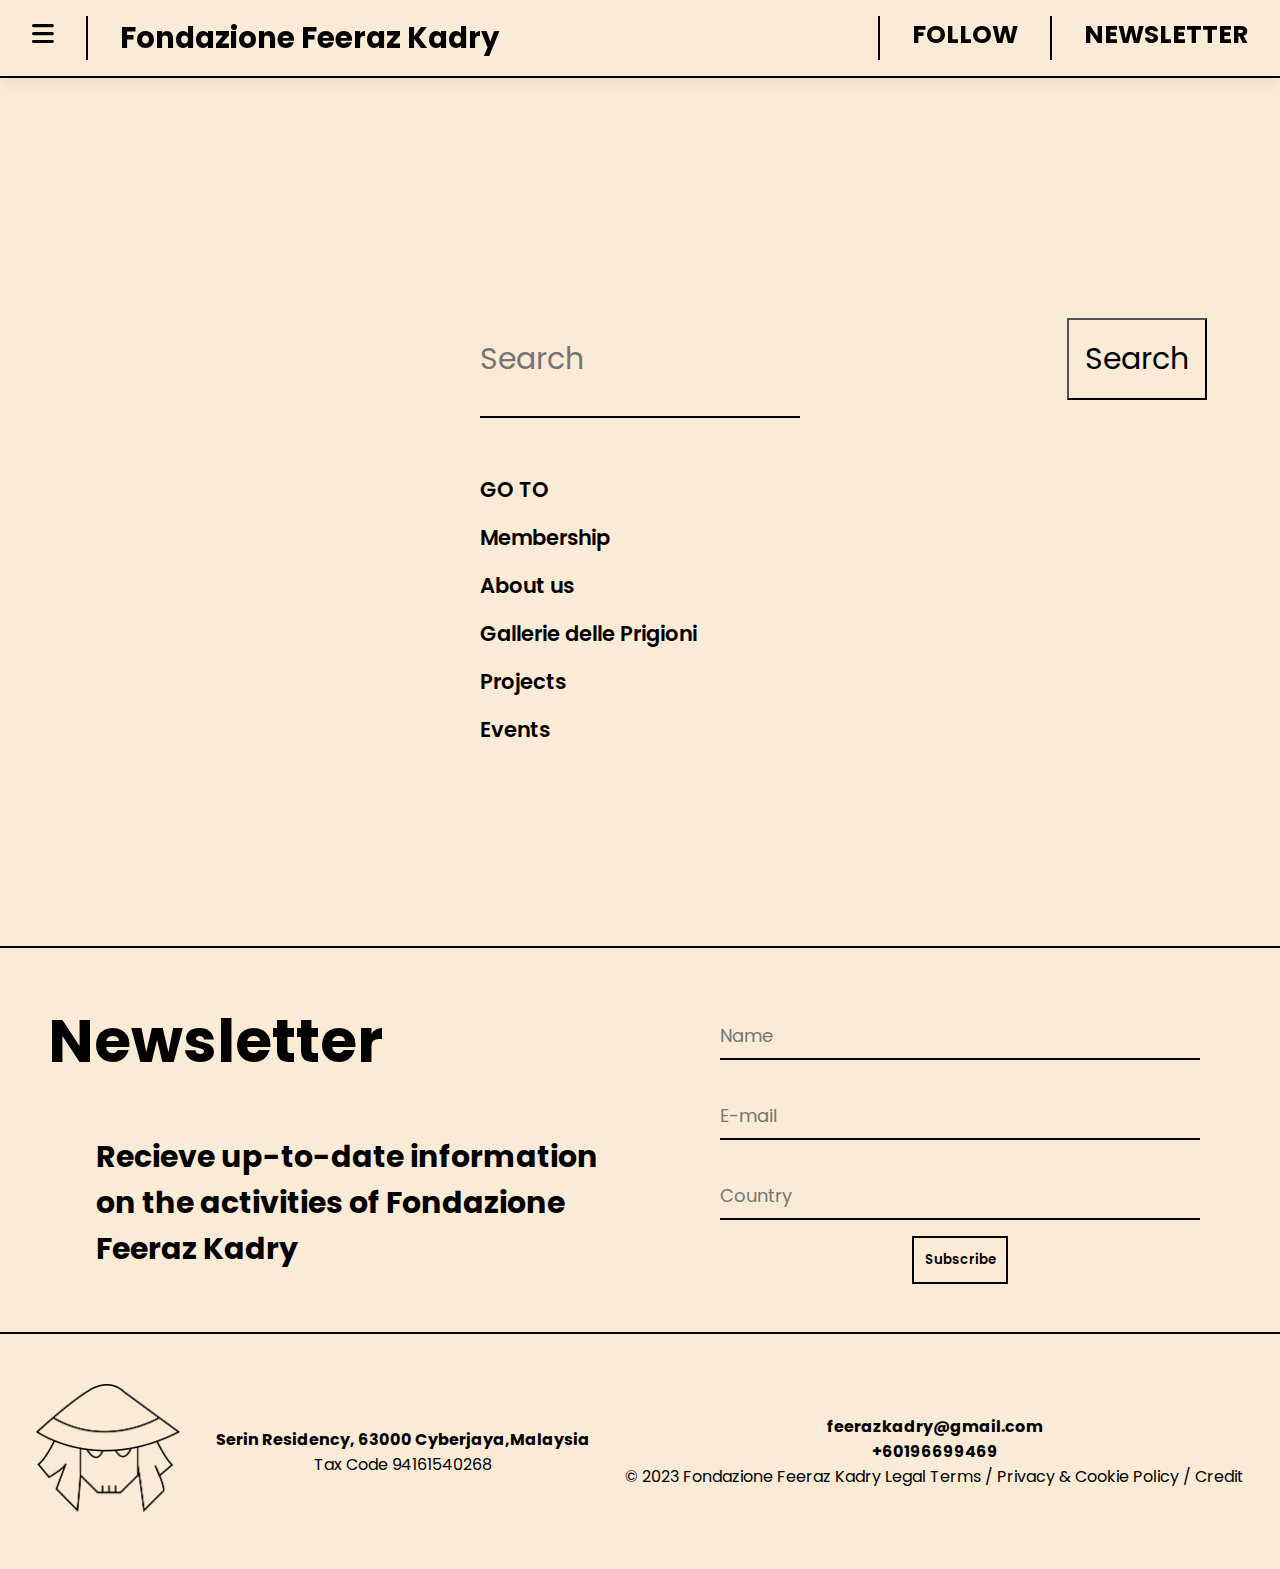
<file: search.html>
<!DOCTYPE html>
<html lang="en">
<head>
    <meta charset="UTF-8">
    <meta name="viewport" content="width=device-width, initial-scale=1.0">
    <title>Fondazione Feeraz Kadry</title>
    <link rel="stylesheet" href="style.css">
    <link rel="stylesheet" href="https://cdnjs.cloudflare.com/ajax/libs/font-awesome/6.4.0/css/all.min.css"/>
</head>
<body>

    <nav id="header">
        <div class="nav__menu">
            <a id="bar"><i class="fa-solid fa-bars"></i></a>
            <div id="subMenu">
                <a id="close"><i class="fa-solid fa-x"></i></a>
                <div class="topMenu">
                    <li><a href="project.html"><h3>Projects</h3></a></li>
                    <li><a href="gallerie.html"><h3>Events</h3></a></li>
                    <li><a href="about.html"><h3>About</h3></a></li>
                </div>
                <div class="bottomMenu">
                    <li><a href="project.html"><h4>Feeraz Kadry Collection</h4></a></li>
                    <li><a href="gallerie.html"><h4>Gallerie delle Prigioni</h4></a></li>
                </div>
                <div class="followMenu">
                    <a href=""><i class="fa-brands fa-linkedin"></i></a>
                    <a href=""><i class="fa-brands fa-github"></i></a>
                    <a href=""><i class="fa-brands fa-square-whatsapp"></i></a>
                </div>
            </div>
        </div>
        <div class="nav__title">
            <li><a href="index.html"><h3>Fondazione Feeraz Kadry</h3></a></li>
        </div>
        <div class="nav__follow">
            <li><a><h4>FOLLOW</h4></a>
                <ul id="subFollow">
                    <li><a href=""><i class="fa-brands fa-linkedin"></i></a></li>
                    <li><a href=""><i class="fa-brands fa-github"></i></a></li>
                    <li><a href=""><i class="fa-brands fa-square-whatsapp"></i></a></li>
                </ul>
            </li>
        </div>
        <div class="nav__news">
            <li><a href="#newsletter"><h4>NEWSLETTER</h4></a></li>
        </div>
    </nav>

    <section id="search__container">
        <div class="searchBar">
            <input type="text" placeholder="Search"/>
            <button>Search</button>
        </div>
        <div class="go__to">
            <h3>GO TO</h3>
            <a href="member.html"><h3>Membership</h3></a>
            <a href="about.html"><h3>About us</h3></a>
            <a href="gallerie.html"><h3>Gallerie delle Prigioni</h3></a>
            <a href="project.html"><h3>Projects</h3></a>
            <a href="gallerie.html"><h3>Events</h3></a>
        </div>
    </section>
    

    <section id="newsletter">
        <div class="newsTitle">
            <h1>Newsletter</h1>
            <h3>Recieve up-to-date information on the activities of Fondazione Feeraz Kadry</h3>
        </div>
        <div class="newsFrom">
            <input placeholder="Name"/>
            <input placeholder="E-mail"/>
            <input placeholder="Country"/>
            <button>Subscribe</button>
        </div>
    </section>

    <footer>
        <div class="footer__logo">
            <img src="images/logo.png"/>
        </div>
        <div class="footer__address">
            <h4>Serin Residency, 63000 Cyberjaya,Malaysia</h4>
            <p>Tax Code 94161540268</p>
        </div>
        <div class="footer__info">
            <h4>feerazkadry@gmail.com<br>+60196699469</h4>
            <p>© 2023 Fondazione Feeraz Kadry Legal Terms / Privacy & Cookie Policy / Credit</p>
        </div>
    </footer>

    <script src="collezione.js"></script>
</body>
</html>
</file>
<file: style.css>
@import url('https://fonts.googleapis.com/css2?family=Poppins:wght@300;400;500;600&display=swap');
*{
    margin: 0;
    padding: 0;
    box-sizing: border-box;
    font-family: 'Poppins', sans-serif;
}

h1 {
    color: black;
}

h2 {
    color: black;
}

h3 {
    color: black;
}

h4 {
    color: black;
}

h5 {
    color: black;
}

h6 {
    color: black;
}

html {
    scroll-behavior: smooth;
}

body {
    width: 100%;
    background: antiquewhite;
}

#header{
    display: flex;
    padding: 1rem 0;
    border-bottom: 2px solid black;
    background-color: antiquewhite;
    box-shadow: 0 5px 15px rgba(0, 0, 0, 0.06);
    z-index: 999;
    position: sticky;
    top: 0;
    left: 0;
}

#header li {
    list-style: none;
    font-size: 25px;
}

#header a {
    transition: all 0.3s ease-in-out;
}

#header li a {
    text-decoration: none;
    list-style: none;
}

#header li i {
    color: black;
}

.nav__menu {
    padding: 0 2rem;
    font-size: 25px;
}

.nav__menu a {
    color: black;
    cursor: pointer;
}

.nav__title {
    display: flex;
    width: 103rem;
    padding: 0 2rem;
    border-left: 2px solid black;
    border-right: 2px solid black;
    justify-content:space-between;
    text-decoration: none;
}

.nav__follow {
    padding: 0 2rem;
    border-right: 2px solid black;
    cursor: pointer;
}

.nav__news {
    padding: 0 2rem;
}

#subFollow {
    display: flex;
    width: 10rem;
    justify-content: space-between;
    padding: 0 1rem;
    right: 14rem;
    opacity: 0;
    position: absolute;
    visibility: hidden;
    z-index: 1;
    border-bottom: 2px solid black;
    background-color: antiquewhite;
}

li:hover ul#subFollow {
    opacity: 1;
    top: 53px;
    visibility: visible;
    transition: all 0.3s ease-in-out;
}

#subMenu {
    display: flex;
    flex-direction: column;
    align-items: flex-start;
    justify-content: flex-start;
    position: fixed;
    top: 0;
    left: -100%;
    height: 100vh;
    width: 100%;
    background-color: #161616;
    padding: 0 0 0 2rem;
    transition: 0.3s;
}
#subMenu.active{
    left: 0;
}

#subMenu a {
    color: antiquewhite;
    font-size: 35px;
    padding: 1rem 0;
}

#subMenu li:after {
    content: "";
    position: absolute;
    background-color: antiquewhite;
    height: 3px;
    width: 0;
    transition: 0.3s;
}

#subMenu li:hover:after {
    width: 30%;
}

#subMenu h3 {
    color: antiquewhite;
    font-size: 90px;
}

#subMenu h4 {
    color: antiquewhite;
}

.topMenu {
    margin: 3rem;
}

.bottomMenu {
    margin: 3rem;
    line-height: 6rem;
}

.followMenu {
    margin-left: 3rem;
}

#cover {
    background: url(images/MR1003-01-1.jpg);
    background-repeat: no-repeat;
    background-size: cover;
    width: 100%;
}

#cover a {
    list-style: none;
    text-decoration: none;
}

.coverTitle {
    padding: 20rem 10rem;
    width: 50%;
}

.coverTitle h1 {
    font-size: 69px;
    color: antiquewhite;
    text-shadow: 2px 2px #161616;
}

.coverTitle h4 {
    font-size: 20px;
    color: antiquewhite;
    text-shadow: 2px 2px #161616;
}

#member {
    display: flex;
    flex-direction: row;
    padding-bottom: 3rem;
    border-bottom: 2px solid #000000;
}

#member img {
    width: 50%;
    margin: 6rem 3rem;
}

.member__content {
    margin: 6rem 3rem;
    width: 70%;
}

.member__content h2 {
    font-size: 45px;
}

.member__content p {
    font-size: 20px;
    font-weight: 500;
    margin: 3rem 0;
}

.member__content h4 {
    font-size: 26px;
    margin: 3rem 0 0 0;
}

.member__content a {
    text-decoration: none;
}

.member__content a:after {
    content: "";
    position: absolute;
    background-color: black;
    width: 9rem;
    height: 2px;
    transition: 0.3s;
}

.member__content a:hover:after {
    width: 3rem;
}

#gif {
    padding-bottom: 3rem;
    border-bottom: 2px solid #000000;
}

#gif h1 {
    margin: 3rem 3rem;
    font-size: 60px;
}

.gif__content {
    background: url(https://fondazioneimagomundi.org/wp-content/uploads/2022/01/giphy.gif);
    background-repeat: no-repeat;
    background-size: cover;
    height: 100vh;
    margin: 0 9rem;
}

.gif__content h4 {
    padding-top: 40%;
    padding-left: 9%;
    font-size: 30px;
}

.gif__content h2 {
    padding-left: 9%;
    font-size: 40px;
}

#newsletter {
    margin: 3rem 0;
    padding-bottom: 3rem;
    display: grid;
    grid-template-columns: 1fr 1fr;
    border-bottom: 2px solid black;
}

.newsTitle h1 {
    font-size: 60px;
    margin: 0 3rem;
}

.newsTitle h3 {
    font-size: 30px;
    padding-left: 6rem;
    padding-top: 3rem;
}

.newsFrom {
    display: flex;
    flex-direction: column;
    align-items: center;
}

.newsFrom input {
    width: 30rem;
    margin: 1rem 0;
    background-color: antiquewhite;
    border: none;
    outline-style: none;
    border-bottom: 2px solid black;
    font-size: 18px;
    height: 3rem;
}

.newsFrom button {
    width: 6rem;
    height: 3rem;
    background-color: antiquewhite;
    border: 2px solid black;
    font-weight: 600;
    cursor: pointer;
}

footer {
    display: flex;
    flex-wrap: wrap;
    align-items: center;
    text-align: center;
    justify-content: space-evenly;
    padding-bottom: 3rem;
}

.footer__logo img {
    width: 9rem;
}

.footer__address {
    margin: 2rem 0;
}

.footer__info {
    margin: 2rem 0;
}

/*---------------SEARCH PAGE---------------*/
#search__container {
    padding-bottom: 9rem;
    border-bottom: 2px solid black;
}

.searchBar {
    display: flex;
    margin: 15rem 30rem 0 30rem;
    padding-bottom: 1rem;
    border-bottom: 2px solid black;
}

#search__container input {
    background-color: antiquewhite;
    border: none;
    outline-style: none;
    width: 50rem;
    font-size: 30px;
}

#search__container button {
    background-color: antiquewhite;
    padding: 1rem 1rem;
    font-size: 30px;
    cursor: pointer;
}

.go__to {
    margin: 3rem 30rem;
    display: flex;
    flex-wrap: wrap;
    flex-direction: column;
}

.go__to h3 {
    line-height: 3rem;
    font-size: 21px;
    font-weight: 600;
}

.go__to a {
    text-decoration: none;
}

.go__to a:after {
    content: "";
    height: 2px;
    width: 0;
    position: absolute;
    background-color: #000000;
    transition: 0.3s;
}

.go__to a:hover:after {
    width: 4rem;
}

/*---------------MEMBER PAGE---------------*/

.member__title {
    margin: 3rem 0;
    border-bottom: 2px solid black;
}

.member__title h1 {
    margin: 0 3rem;
    font-size: 60px;
}

.member__title h3 {
    margin: 3rem 6rem 3rem 6rem;
    font-size: 36px;
}

.member__items {
    margin: 3rem 0;
    padding-bottom: 3rem;
    border-bottom: 2px solid black;
}
.member__items img {
    margin: 3rem 3rem;
    width: 94%;
}

.member__items h1 {
    margin: 0 3rem;
}

.member__items h2 {
    margin: 3rem 9rem;
}
.member__items h3,
.member__items p {
    font-size: 21px;
    margin: 0 9rem;
}

/*---------------GALLERIE PAGE---------------*/
.gallerie__parts {
    display: grid;
    grid-template-columns: 70% 30%;
}

.part__1__1 img {
    width: 100%;
}

.part__1__1 {
    padding: 3rem 3rem;
    padding-bottom: 3rem;
    border-bottom: 2px solid black;
    border-right: 2px solid black;
}

.part__1__1 h1 {
    font-size: 60px;
    padding-bottom: 3rem;
}

.part__1__1 h3 {
    font-size: 30px;
}

.part__1__1 p {
    font-size: 21px;
    font-weight: 600;
}

.part__2__1 {
    margin: 3rem 0;
    padding: 0 3rem;
    padding-bottom: 3rem;
    border-bottom: 2px solid black;
}
.part__2__spacer {
    margin: 23rem 0;
    padding-bottom: 12px;
    border-bottom: 2px solid black;
}

.part__2__1 h2,
.part__2__1 p {
    margin-bottom: 2rem;
}

/*---------------PROJECT PAGE---------------*/

.project__title {
    padding: 3rem 3rem;
    border-bottom: 2px solid black;
}

.project__title h1 {
    font-size: 60px;
}

.project__content {
    padding: 3rem 3rem;
    border-bottom: 2px solid black;
    display: grid;
    grid-template-columns: 1fr 1fr 1fr;
}

.project__image {
    text-align: center;
}

figure {
    overflow: hidden;
    margin: 0 10px;
}

.project__image img {
    max-width: 100%;
    margin: 3rem 3rem;
    aspect-ratio: 3 / 2;
    height: auto;
    cursor: pointer;
}

.project__image #zoom-In img {
    transform: scale(1);
    transition: 0.9s ease-in-out;
}

.project__image #zoom-In:hover img {
    transform: scale(1.1);
}


/*---------------MEDIA QUERY MEDIUM---------------*/

@media (max-width: 877px) {
    .nav__follow {
        display: none;
    }
    .nav__news {
        display: none;
    }
    .nav__title {
        width: 100%;
        padding: 0 2rem;
    }

    #subMenu h3 {
        font-size: 60px;
    }
    .coverTitle {
        padding: 9rem 3rem;
        width: 90%;
    }
    #member {
        display: flex;
        flex-direction: column;
    }
    #member img {
        width: 90%;
        margin: 6rem 3rem;
    }
    .gif__content {
        height: 80vh;
        margin: 0 3rem;
    }
    #newsletter {
        grid-template-columns: 1fr;
    }
    footer {
        flex-direction: column;
        justify-content: center;
        align-items: center;
        text-align: center;
        padding-bottom: 1rem;
    }

    /*SEARCH PAGE*/
    #search__container input {
        width: 50rem;
    }

    .searchBar {
        display: flex;
        margin: 15rem 3rem 0 3rem;
        padding-bottom: 1rem;
        border-bottom: 2px solid black;
    }
    .go__to {
        margin: 3rem 3rem;
    }

    /*MEMBERSHIP PAGE*/
    .member__title h3 {
        margin: 3rem 3rem 3rem 3rem;
    }

    .member__items img {
        margin: 3rem 1rem;
        width: 93%;
    }

    /*GALLERIE PAGE*/
    .gallerie__parts {
        display: grid;
        grid-template-columns: 1fr;
    }

    .part__2__spacer {
        display: none;
    }

    .project__content {
        padding: 1rem 1rem;
        border-bottom: 2px solid black;
        display: grid;
        grid-template-columns: 1fr;
    }

    .project__image img {
        max-width: 100%;
        margin: 1rem 1rem;
        aspect-ratio: 3 / 2;
        height: auto;
        cursor: pointer;
    }
    
}

/*---------------MEDIA QUERY SMALL---------------*/
@media (max-width: 477px) {
    h3 {
        font-size: 18px;
    }
    .nav__menu {
        padding: 0 1rem;
        font-size: 18px;
    }
    h4 {
        font-size: 15px;
    }
    .nav__title {
        padding: 0 1rem;
    }
    .coverTitle h1 {
        font-size: 36px;
    }

    #member img {
        width: 90%;
        margin: 3rem 1rem;
    }

    .gif__content {
        height: 60vh;
        margin: 0 1rem;
    }

    .gif__content h4 {
        padding-top: 40%;
        padding-left: 3%;
        font-size: 18px;
    }

    .gif__content h2 {
        padding-left: 3%;
        font-size: 20px;
    }

    .newsTitle h1 {
        font-size: 50px;
        margin: 0 3rem;
    }

    .newsTitle h3 {
        padding-left: 0;
        font-size: 21px;
        margin: 0 3rem;
        padding-bottom: 3rem;
    }

    .newsFrom input {
        width: 15rem;
        margin: 1rem 0;
    }

    /*SEARCH PAGE*/
    #search__container input {
        width: 11rem;
    }

    /*MEMBERSHIP PAGE*/
    .member__items img {
        margin: 3rem 1rem;
        width: 91%;
    }

    .member__title h1 {
        margin: 0 3rem;
        font-size: 36px;
    }

    .member__title h3 {
        margin: 3rem 3rem;
        font-size: 25px;
    }
    h1 {
        font-size: 28px;
    }
    .member__items h2 {
        margin: 3rem 3rem;
    }
    .member__items h3,
    .member__items p {
        font-size: 21px;
        margin: 0 3rem;
    }

    /*GALLERIE PAGE*/
    .part__1__1 h3 {
        font-size: 18px;
    }
    .part__1__1 h1 {
        font-size: 36px;
        padding-bottom: 1rem;
    }

    .part__1__1 p {
        font-size: 15px;
        font-weight: 600;
    }

    /*PROJECT PAGE*/
    .project__content {
        padding: 1rem 1rem;
        border-bottom: 2px solid black;
        display: grid;
        grid-template-columns: 1fr;
    }

    .project__image img {
        max-width: 100%;
        margin: 1rem 1rem;
        aspect-ratio: 3 / 2;
        height: auto;
        cursor: pointer;
    }

    .project__content h2 {
        font-size: 16px;
    }
}
</file>
